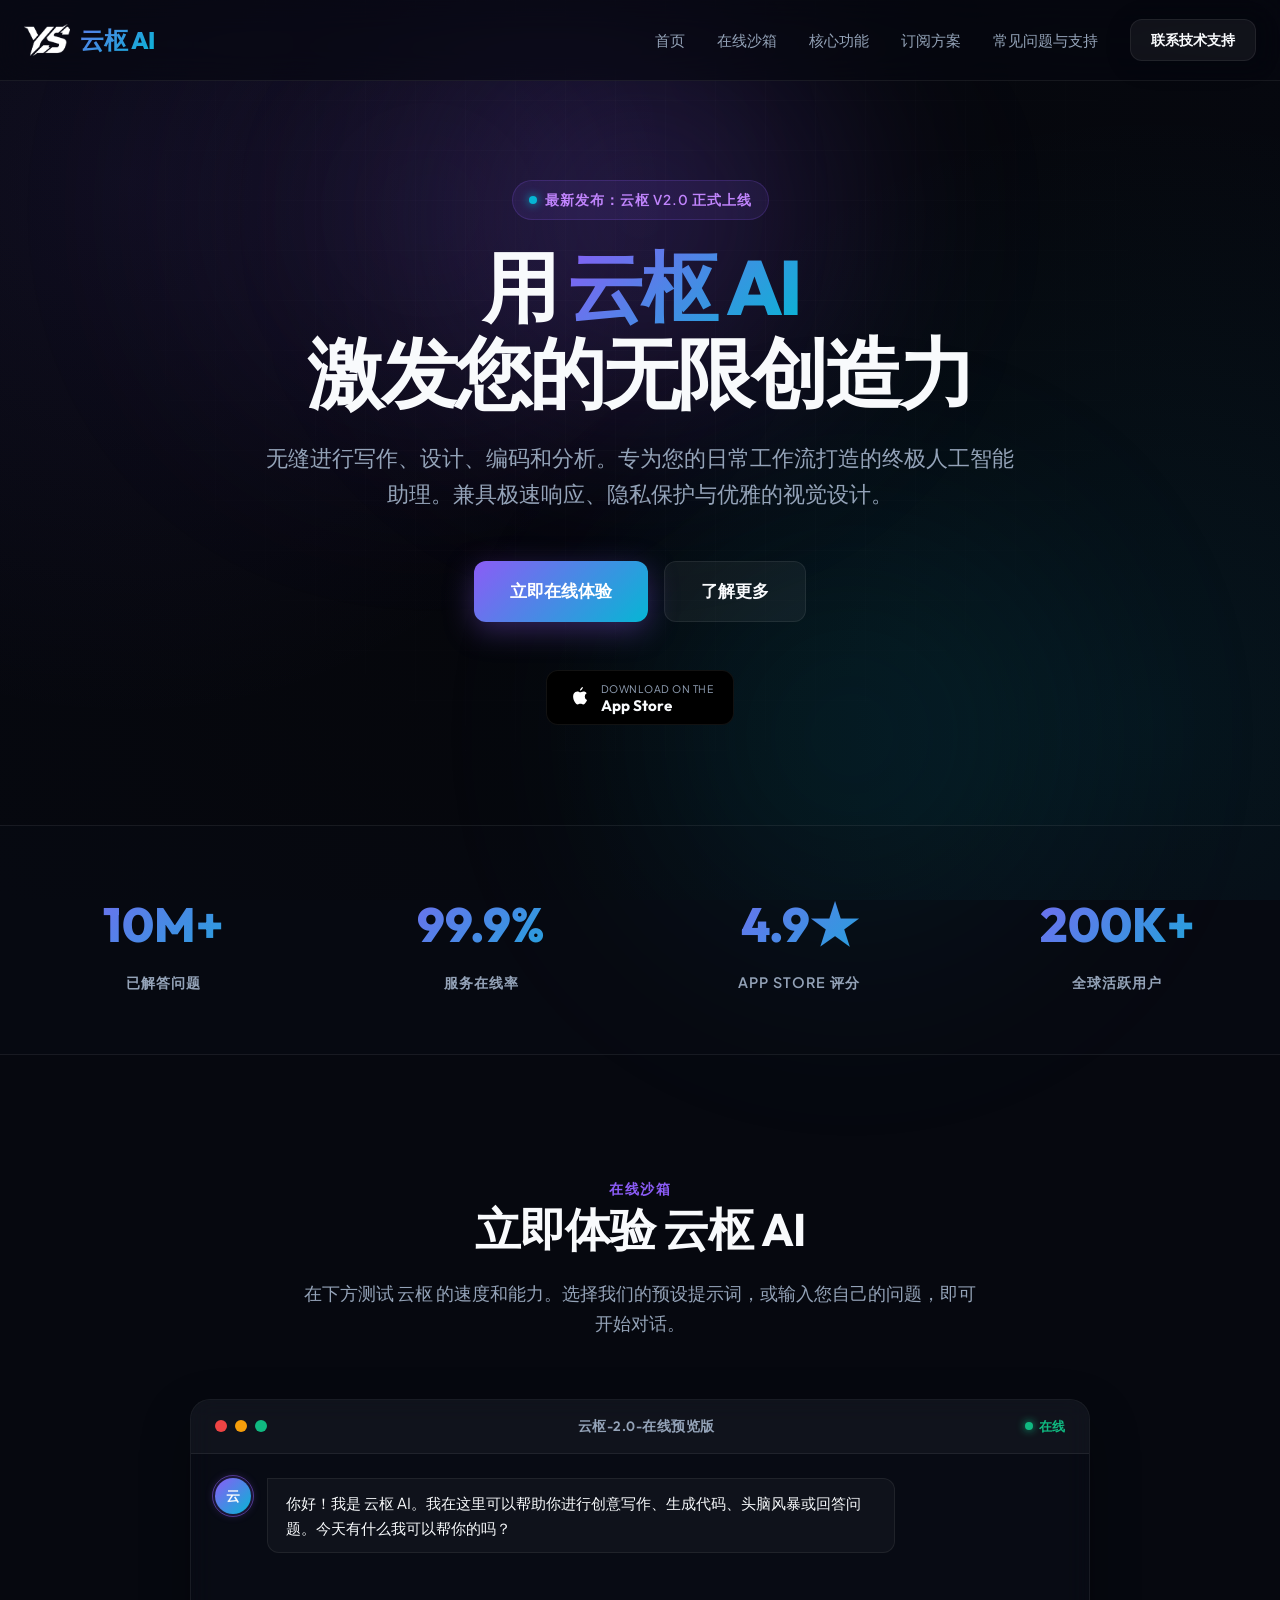
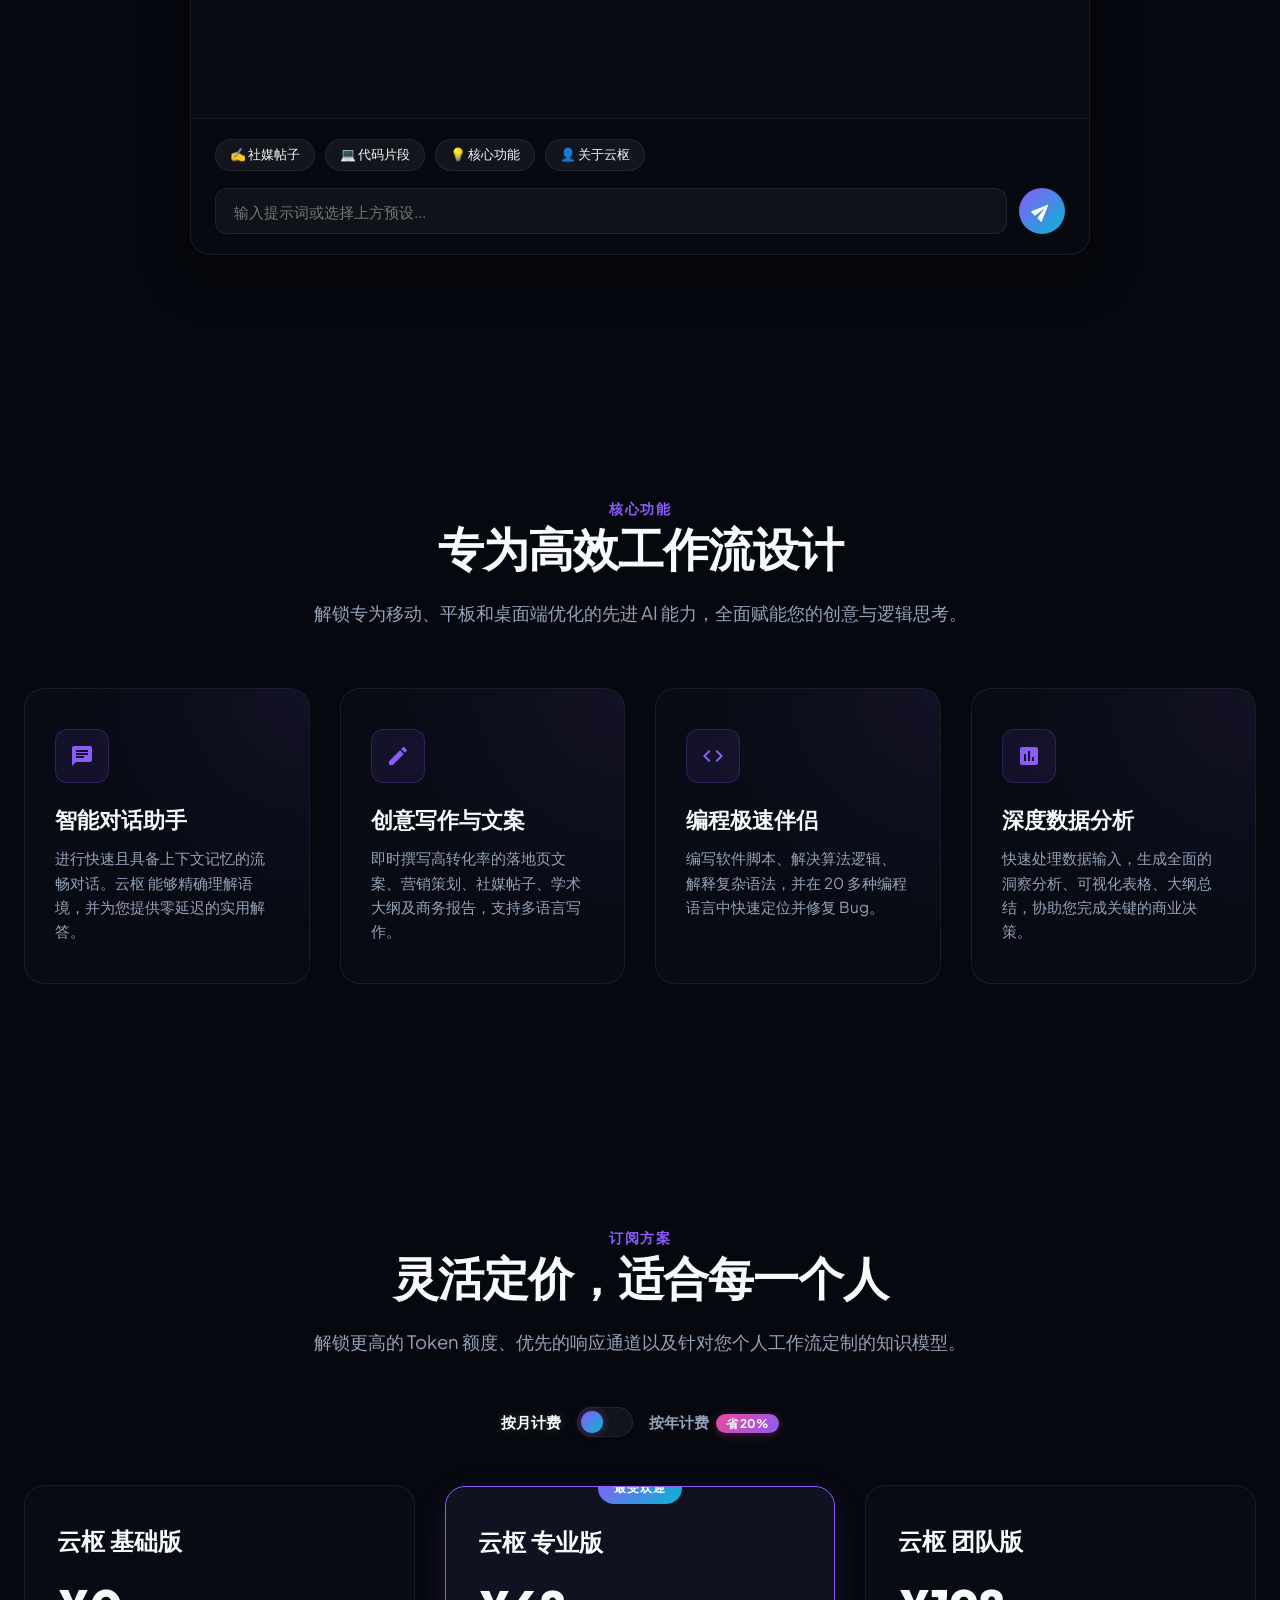
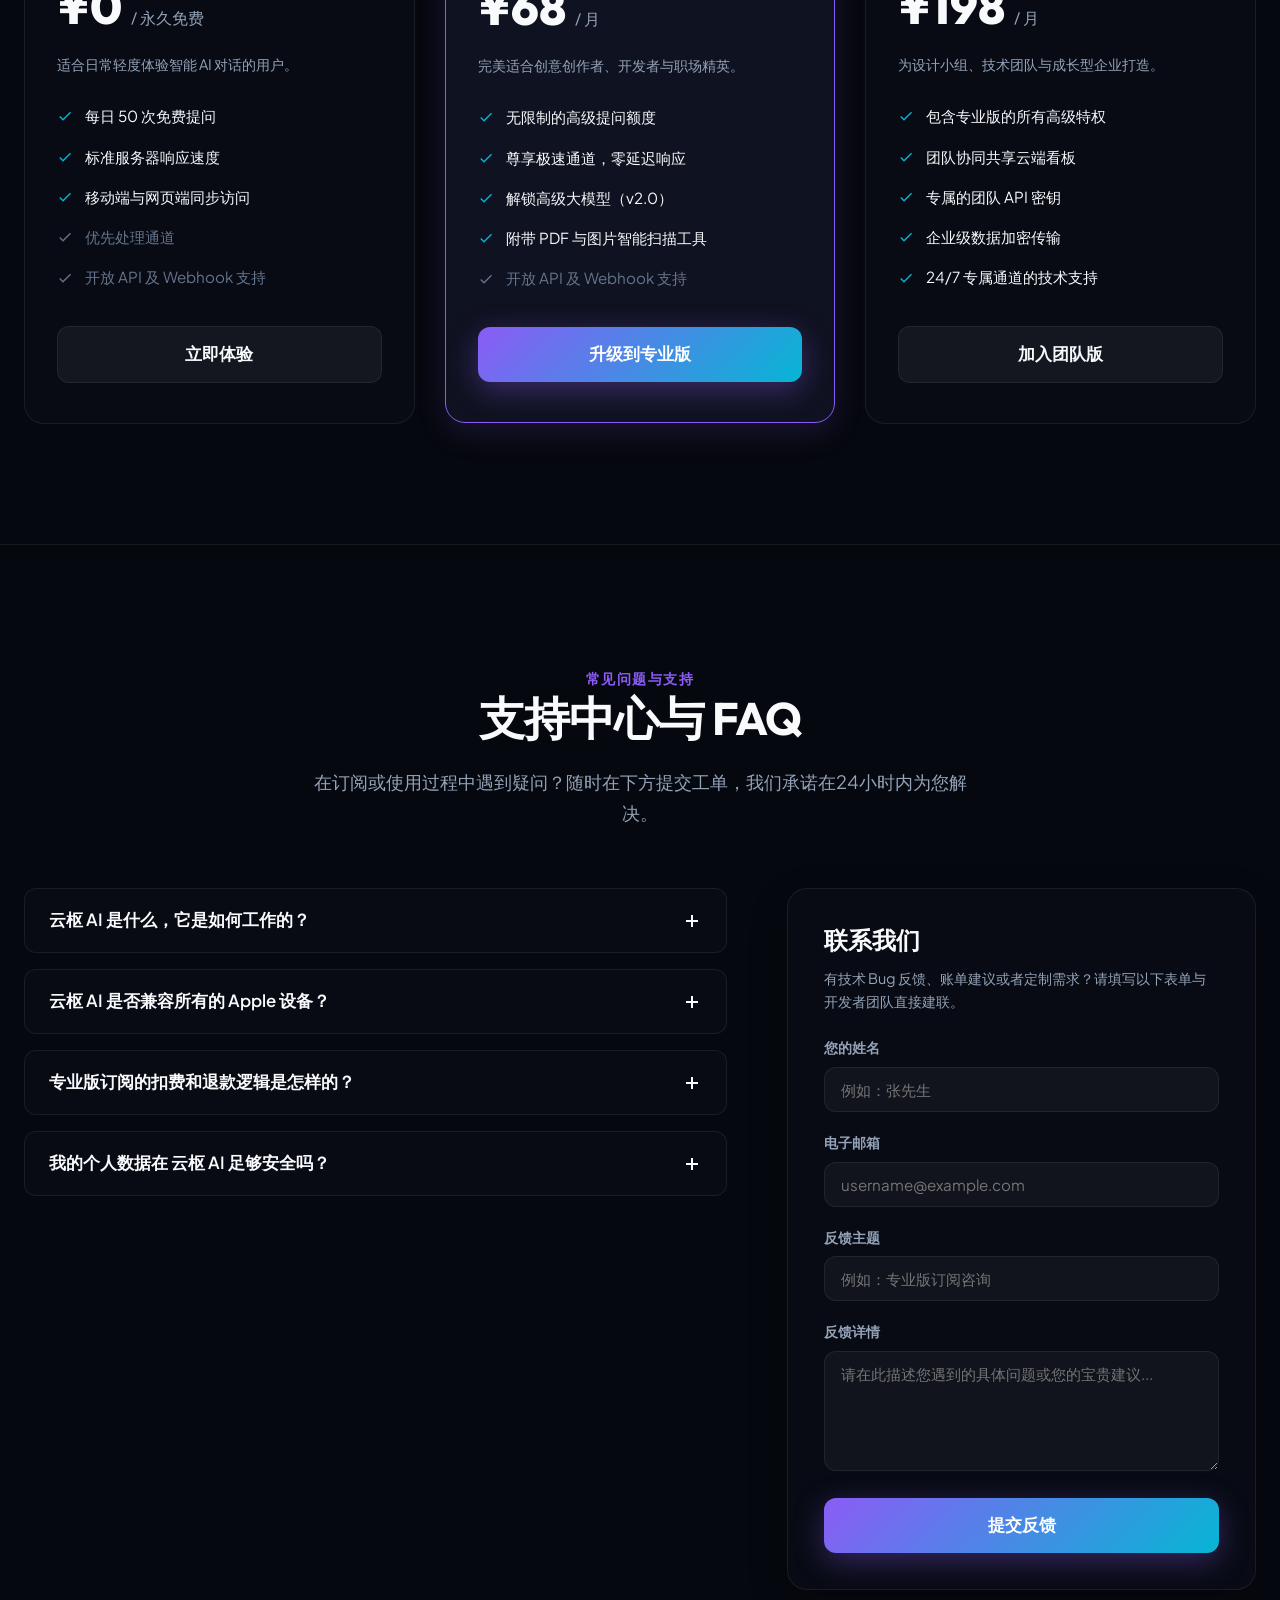
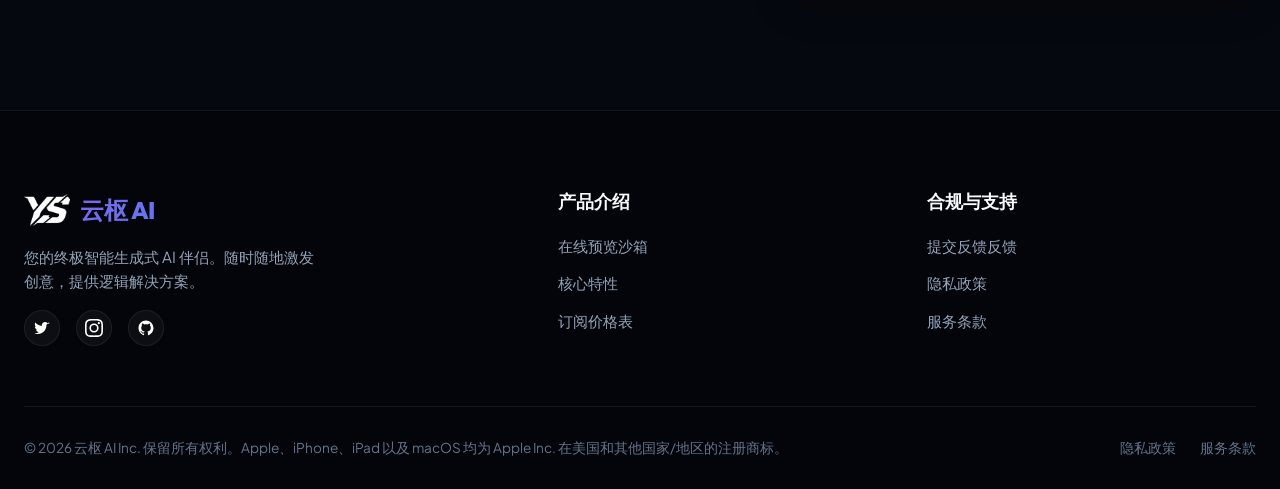
<file: index.html>
<!DOCTYPE html>
<html lang="zh-CN">
<head>
  <meta charset="UTF-8">
  <meta name="viewport" content="width=device-width, initial-scale=1.0">
  <title>云枢 AI - 专为 iOS 与 macOS 打造的新一代 AI 伴侣</title>
  <meta name="description" content="云枢 AI 是一款旨在帮助您写作、编程、设计和创作的终极人工智能。速度飞快、保护隐私，并完美融入 Apple 生态系统。">
  
  <!-- SEO Tags -->
  <meta property="og:title" content="云枢 AI - 新一代 AI 智能助理">
  <meta property="og:description" content="无缝进行写作、设计、编码和分析。专为您的日常工作流打造的终极人工智能助理。">
  <meta property="og:type" content="website">
  
  <!-- Stylesheets -->
  <link rel="stylesheet" href="index.css">
</head>
<body>

  <!-- 动态漂浮的背景微光层 -->
  <div class="bg-glow-1"></div>
  <div class="bg-glow-2"></div>

  <!-- 头部 / 导航栏 -->
  <header class="header">
    <!-- 顶部滚动进度条 -->
    <div class="scroll-progress" id="scroll-progress"></div>
    
    <div class="container nav-container">
      <a href="index.html" class="logo">
        <img src="logo.png" alt="云枢 AI Logo" class="logo-img">
        云枢 AI
      </a>
      
      <nav class="nav-links" id="nav-links">
        <a href="#hero" class="nav-link">首页</a>
        <a href="#playground" class="nav-link">在线沙箱</a>
        <a href="#features" class="nav-link">核心功能</a>
        <a href="#pricing" class="nav-link">订阅方案</a>
        <a href="#faq" class="nav-link">常见问题与支持</a>
        <button class="nav-btn" onclick="window.location.href='#faq'">联系技术支持</button>
      </nav>

      <div class="menu-toggle" id="menu-toggle">
        <span></span>
        <span></span>
        <span></span>
      </div>
    </div>
  </header>

  <!-- 英雄展示区 -->
  <section id="hero" class="hero">
    <div class="hero-glow"></div>
    <div class="container">
      <div class="badge reveal">
        <span class="badge-dot"></span>
        最新发布：云枢 v2.0 正式上线
      </div>
      
      <h1 class="hero-title reveal delay-100">
        用 <span>云枢 AI</span> <br>激发您的无限创造力
      </h1>
      
      <p class="hero-desc reveal delay-200">
        无缝进行写作、设计、编码和分析。专为您的日常工作流打造的终极人工智能助理。兼具极速响应、隐私保护与优雅的视觉设计。
      </p>
      
      <div class="hero-ctas reveal delay-300">
        <a href="#playground" class="btn btn-primary">立即在线体验</a>
        <a href="#features" class="btn btn-secondary">了解更多</a>
      </div>

      <div class="app-badges reveal delay-400">
        <a href="#" class="store-badge" id="download-appstore">
          <svg viewBox="0 0 512 512">
            <path d="M380.6 222.8c-1.9-46.7 38.1-69.1 40-70.2-21.7-31.9-55.8-36.2-67.7-36.7-28.5-2.9-55.8 17-70.3 17-14.4 0-37.1-16.7-60.7-16.2-31 0.4-59.7 18-75.7 45.8-32.5 56.4-8.3 140.3 23 185.5 15.4 22.2 33.3 46.9 57.3 46 23.2-0.9 31.9-15 60.1-15 28.1 0 36.1 15 60.3 14.4 24.7-0.4 40.4-22.3 55.5-44.3 17.5-25.5 24.7-50.2 25.1-51.5-0.5-0.2-48.3-18.5-48.8-74.1zM317.9 76.5c23.2-28.2 22.1-53.7 22.1-53.7s-22.4 0.9-45.6 28.2c-20.7 24.3-18.6 48.7-18.6 48.7s20.6 1.8 42.1-23.2z"/>
          </svg>
          <div class="store-badge-text">
            <span class="store-badge-subtext">Download on the</span>
            <span class="store-badge-maintext">App Store</span>
          </div>
        </a>
      </div>
    </div>
  </section>

  <!-- 数据统计区 -->
  <section class="stats-section">
    <div class="container stats-grid reveal">
      <div class="stat-item">
        <span class="stat-number">10M+</span>
        <span class="stat-label">已解答问题</span>
      </div>
      <div class="stat-item">
        <span class="stat-number">99.9%</span>
        <span class="stat-label">服务在线率</span>
      </div>
      <div class="stat-item">
        <span class="stat-number">4.9★</span>
        <span class="stat-label">App Store 评分</span>
      </div>
      <div class="stat-item">
        <span class="stat-number">200K+</span>
        <span class="stat-label">全球活跃用户</span>
      </div>
    </div>
  </section>

  <!-- 互动沙箱 -->
  <section id="playground" class="playground-section">
    <div class="container">
      <div class="section-header reveal">
        <span class="section-subtitle">在线沙箱</span>
        <h2 class="section-title">立即体验 云枢 AI</h2>
        <p class="section-desc">在下方测试 云枢 的速度和能力。选择我们的预设提示词，或输入您自己的问题，即可开始对话。</p>
      </div>

      <div class="simulator-container reveal delay-100">
        <!-- 模拟器头部 -->
        <div class="sim-header">
          <div class="sim-dots">
            <div class="sim-dot sim-dot-red"></div>
            <div class="sim-dot sim-dot-yellow"></div>
            <div class="sim-dot sim-dot-green"></div>
          </div>
          <div class="sim-title">云枢-2.0-在线预览版</div>
          <div class="sim-status">
            <span class="sim-status-dot"></span>
            在线
          </div>
        </div>

        <!-- 聊天历史区 -->
        <div class="sim-body">
          <div class="chat-history" id="chat-history">
            <!-- 初始欢迎语 -->
            <div class="chat-msg chat-msg-bot">
              <div class="chat-avatar chat-avatar-bot">云</div>
              <div class="chat-bubble chat-bubble-bot">
                你好！我是 云枢 AI。我在这里可以帮助你进行创意写作、生成代码、头脑风暴或回答问题。今天有什么我可以帮你的吗？
              </div>
            </div>
          </div>

          <!-- 输入区域 -->
          <div class="sim-input-area">
            <div class="sim-prompts">
              <button class="sim-prompt-tag" data-prompt="写一篇关于 AI 的社媒帖子。">✍️ 社媒帖子</button>
              <button class="sim-prompt-tag" data-prompt="生成一个网页设计的代码片段。">💻 代码片段</button>
              <button class="sim-prompt-tag" data-prompt="你能帮我做什么？">💡 核心功能</button>
              <button class="sim-prompt-tag" data-prompt="谁创造了你？">👤 关于云枢</button>
            </div>
            
            <form class="sim-form" id="sim-form">
              <input type="text" class="sim-input" id="sim-input" placeholder="输入提示词或选择上方预设..." autocomplete="off">
              <button type="submit" class="sim-send-btn">
                <svg viewBox="0 0 24 24">
                  <path d="M2.01 21L23 12 2.01 3 2 10l15 2-15 2z"/>
                </svg>
              </button>
            </form>
          </div>
        </div>
      </div>
    </div>
  </section>

  <!-- 核心功能区 -->
  <section id="features" class="features-section">
    <div class="container">
      <div class="section-header reveal">
        <span class="section-subtitle">核心功能</span>
        <h2 class="section-title">专为高效工作流设计</h2>
        <p class="section-desc">解锁专为移动、平板和桌面端优化的先进 AI 能力，全面赋能您的创意与逻辑思考。</p>
      </div>

      <div class="features-grid">
        <!-- 功能 1 -->
        <div class="feature-card reveal">
          <div class="feature-icon-wrapper">
            <!-- 消息气泡图标 -->
            <svg viewBox="0 0 24 24"><path d="M20 2H4c-1.1 0-1.99.9-1.99 2L2 22l4-4h14c1.1 0 2-.9 2-2V4c0-1.1-.9-2-2-2zM6 9h12v2H6V9zm8 5H6v-2h8v2zm4-6H6V6h12v2z"/></svg>
          </div>
          <h3 class="feature-title">智能对话助手</h3>
          <p class="feature-text">进行快速且具备上下文记忆的流畅对话。云枢 能够精确理解语境，并为您提供零延迟的实用解答。</p>
        </div>

        <!-- 功能 2 -->
        <div class="feature-card reveal delay-100">
          <div class="feature-icon-wrapper">
            <!-- 笔/编辑图标 -->
            <svg viewBox="0 0 24 24"><path d="M3 17.25V21h3.75L17.81 9.94l-3.75-3.75L3 17.25zM20.71 7.04c.39-.39.39-1.02 0-1.41l-2.34-2.34c-.39-.39-1.02-.39-1.41 0l-1.83 1.83 3.75 3.75 1.83-1.83z"/></svg>
          </div>
          <h3 class="feature-title">创意写作与文案</h3>
          <p class="feature-text">即时撰写高转化率的落地页文案、营销策划、社媒帖子、学术大纲及商务报告，支持多语言写作。</p>
        </div>

        <!-- 功能 3 -->
        <div class="feature-card reveal delay-200">
          <div class="feature-icon-wrapper">
            <!-- 代码图标 -->
            <svg viewBox="0 0 24 24"><path d="M9.4 16.6L4.8 12l4.6-4.6L8 6l-6 6 6 6 1.4-1.4zm5.2 0l4.6-4.6-4.6-4.6L16 6l6 6-6 6-1.4-1.4z"/></svg>
          </div>
          <h3 class="feature-title">编程极速伴侣</h3>
          <p class="feature-text">编写软件脚本、解决算法逻辑、解释复杂语法，并在 20 多种编程语言中快速定位并修复 Bug。</p>
        </div>

        <!-- 功能 4 -->
        <div class="feature-card reveal delay-300">
          <div class="feature-icon-wrapper">
            <!-- 统计图表图标 -->
            <svg viewBox="0 0 24 24"><path d="M19 3H5c-1.1 0-2 .9-2 2v14c0 1.1.9 2 2 2h14c1.1 0 2-.9 2-2V5c0-1.1-.9-2-2-2zM9 17H7v-7h2v7zm4 0h-2V7h2v10zm4 0h-2v-4h2v4z"/></svg>
          </div>
          <h3 class="feature-title">深度数据分析</h3>
          <p class="feature-text">快速处理数据输入，生成全面的洞察分析、可视化表格、大纲总结，协助您完成关键的商业决策。</p>
        </div>
      </div>
    </div>
  </section>

  <!-- 订阅方案区 -->
  <section id="pricing" class="pricing-section">
    <div class="container">
      <div class="section-header reveal">
        <span class="section-subtitle">订阅方案</span>
        <h2 class="section-title">灵活定价，适合每一个人</h2>
        <p class="section-desc">解锁更高的 Token 额度、优先的响应通道以及针对您个人工作流定制的知识模型。</p>
      </div>

      <div class="pricing-toggle-container reveal">
        <span class="toggle-label active" id="toggle-monthly">按月计费</span>
        <button class="pricing-toggle-btn" id="pricing-toggle-btn" aria-label="切换计费周期">
          <span class="pricing-toggle-slider"></span>
        </button>
        <span class="toggle-label" id="toggle-yearly">按年计费 <span class="discount-badge">省 20%</span></span>
      </div>

      <div class="pricing-grid">
        <!-- 方案 1 -->
        <div class="pricing-card reveal">
          <div class="price-header">
            <h3 class="price-name">云枢 基础版</h3>
            <div class="price-cost">¥0 <span>/ 永久免费</span></div>
            <p class="price-desc">适合日常轻度体验智能 AI 对话的用户。</p>
          </div>
          <ul class="price-features">
            <li><svg viewBox="0 0 24 24"><path d="M9 16.17L4.83 12l-1.42 1.41L9 19 21 7l-1.41-1.41z"/></svg> 每日 50 次免费提问</li>
            <li><svg viewBox="0 0 24 24"><path d="M9 16.17L4.83 12l-1.42 1.41L9 19 21 7l-1.41-1.41z"/></svg> 标准服务器响应速度</li>
            <li><svg viewBox="0 0 24 24"><path d="M9 16.17L4.83 12l-1.42 1.41L9 19 21 7l-1.41-1.41z"/></svg> 移动端与网页端同步访问</li>
            <li class="disabled"><svg viewBox="0 0 24 24"><path d="M9 16.17L4.83 12l-1.42 1.41L9 19 21 7l-1.41-1.41z"/></svg> 优先处理通道</li>
            <li class="disabled"><svg viewBox="0 0 24 24"><path d="M9 16.17L4.83 12l-1.42 1.41L9 19 21 7l-1.41-1.41z"/></svg> 开放 API 及 Webhook 支持</li>
          </ul>
          <button class="btn btn-secondary price-btn" onclick="window.location.href='#faq'">立即体验</button>
        </div>

        <!-- 方案 2 -->
        <div class="pricing-card popular reveal delay-100">
          <span class="popular-badge">最受欢迎</span>
          <div class="price-header">
            <h3 class="price-name">云枢 专业版</h3>
            <div class="price-cost" id="price-pro">¥68 <span>/ 月</span></div>
            <p class="price-desc">完美适合创意创作者、开发者与职场精英。</p>
          </div>
          <ul class="price-features">
            <li><svg viewBox="0 0 24 24"><path d="M9 16.17L4.83 12l-1.42 1.41L9 19 21 7l-1.41-1.41z"/></svg> 无限制的高级提问额度</li>
            <li><svg viewBox="0 0 24 24"><path d="M9 16.17L4.83 12l-1.42 1.41L9 19 21 7l-1.41-1.41z"/></svg> 尊享极速通道，零延迟响应</li>
            <li><svg viewBox="0 0 24 24"><path d="M9 16.17L4.83 12l-1.42 1.41L9 19 21 7l-1.41-1.41z"/></svg> 解锁高级大模型（v2.0）</li>
            <li><svg viewBox="0 0 24 24"><path d="M9 16.17L4.83 12l-1.42 1.41L9 19 21 7l-1.41-1.41z"/></svg> 附带 PDF 与图片智能扫描工具</li>
            <li class="disabled"><svg viewBox="0 0 24 24"><path d="M9 16.17L4.83 12l-1.42 1.41L9 19 21 7l-1.41-1.41z"/></svg> 开放 API 及 Webhook 支持</li>
          </ul>
          <button class="btn btn-primary price-btn" onclick="window.location.href='#faq'">升级到专业版</button>
        </div>

        <!-- 方案 3 -->
        <div class="pricing-card reveal delay-200">
          <div class="price-header">
            <h3 class="price-name">云枢 团队版</h3>
            <div class="price-cost" id="price-team">¥198 <span>/ 月</span></div>
            <p class="price-desc">为设计小组、技术团队与成长型企业打造。</p>
          </div>
          <ul class="price-features">
            <li><svg viewBox="0 0 24 24"><path d="M9 16.17L4.83 12l-1.42 1.41L9 19 21 7l-1.41-1.41z"/></svg> 包含专业版的所有高级特权</li>
            <li><svg viewBox="0 0 24 24"><path d="M9 16.17L4.83 12l-1.42 1.41L9 19 21 7l-1.41-1.41z"/></svg> 团队协同共享云端看板</li>
            <li><svg viewBox="0 0 24 24"><path d="M9 16.17L4.83 12l-1.42 1.41L9 19 21 7l-1.41-1.41z"/></svg> 专属的团队 API 密钥</li>
            <li><svg viewBox="0 0 24 24"><path d="M9 16.17L4.83 12l-1.42 1.41L9 19 21 7l-1.41-1.41z"/></svg> 企业级数据加密传输</li>
            <li><svg viewBox="0 0 24 24"><path d="M9 16.17L4.83 12l-1.42 1.41L9 19 21 7l-1.41-1.41z"/></svg> 24/7 专属通道的技术支持</li>
          </ul>
          <button class="btn btn-secondary price-btn" onclick="window.location.href='#faq'">加入团队版</button>
        </div>
      </div>
    </div>
  </section>

  <!-- 常见问题及反馈区 -->
  <section id="faq" class="faq-support-section">
    <div class="container">
      <div class="section-header reveal">
        <span class="section-subtitle">常见问题与支持</span>
        <h2 class="section-title">支持中心与 FAQ</h2>
        <p class="section-desc">在订阅或使用过程中遇到疑问？随时在下方提交工单，我们承诺在24小时内为您解决。</p>
      </div>

      <div class="faq-support-grid">
        <!-- 折叠 FAQ 列表 -->
        <div class="faq-list reveal">
          <div class="faq-item">
            <button class="faq-question">
              云枢 AI 是什么，它是如何工作的？
              <span class="faq-icon"></span>
            </button>
            <div class="faq-answer">
              <p>云枢 AI 是一款新一代的智能生成式助手，基于高度优化的深度学习语言模型运行。它可以与您的客户端应用安全连接，对您的自然语言指令进行深度意图解析，并实时生成相应的文字、代码或分析方案。</p>
            </div>
          </div>

          <div class="faq-item">
            <button class="faq-question">
              云枢 AI 是否兼容所有的 Apple 设备？
              <span class="faq-icon"></span>
            </button>
            <div class="faq-answer">
              <p>是的！云枢 AI 原生支持 iOS (iPhone)、iPadOS (iPad) 以及 macOS (Mac) 系统。您在 App Store 中购买的专业订阅会自动同步到您的 iCloud 账户中，实现多端无缝使用。</p>
            </div>
          </div>

          <div class="faq-item">
            <button class="faq-question">
              专业版订阅的扣费和退款逻辑是怎样的？
              <span class="faq-icon"></span>
            </button>
            <div class="faq-answer">
              <p>所有的付款均通过苹果官方 App Store 的应用内购买 (In-App Purchase) 体系处理，安全合规。您可以随时在 iOS 系统的 Apple ID 订阅管理面板中修改或取消自动续费。退款事项需遵守 App Store 标准退款协议进行办理。</p>
            </div>
          </div>

          <div class="faq-item">
            <button class="faq-question">
              我的个人数据在 云枢 AI 足够安全吗？
              <span class="faq-icon"></span>
            </button>
            <div class="faq-answer">
              <p>我们极其重视隐私保护。所有数据通信都使用 TLS 1.3 等行业领先的传输加密技术。未经您的明确授权，我们不会保留或训练您的对话记录与图片数据，确保您的创作属于隐私且归您个人所有。</p>
            </div>
          </div>
        </div>

        <!-- 提审联系表单 -->
        <div class="support-card reveal delay-100">
          <h3 class="support-title">联系我们</h3>
          <p class="support-desc">有技术 Bug 反馈、账单建议或者定制需求？请填写以下表单与开发者团队直接建联。</p>
          
          <form id="support-form">
            <div class="form-group">
              <label for="name" class="form-label">您的姓名</label>
              <input type="text" id="name" class="form-control" placeholder="例如：张先生" required>
            </div>
            
            <div class="form-group">
              <label for="email" class="form-label">电子邮箱</label>
              <input type="email" id="email" class="form-control" placeholder="username@example.com" required>
            </div>
            
            <div class="form-group">
              <label for="subject" class="form-label">反馈主题</label>
              <input type="text" id="subject" class="form-control" placeholder="例如：专业版订阅咨询" required>
            </div>
            
            <div class="form-group">
              <label for="message" class="form-label">反馈详情</label>
              <textarea id="message" class="form-control" placeholder="请在此描述您遇到的具体问题或您的宝贵建议..." required></textarea>
            </div>
            
            <button type="submit" class="btn btn-primary form-submit-btn">提交反馈</button>
            
            <!-- 提交成功提示 -->
            <div class="form-success-msg" id="form-success">
              ✓ 信息发送成功！我们的技术团队将尽快与您建联。
            </div>
          </form>
        </div>
      </div>
    </div>
  </section>

  <!-- 页脚 -->
  <footer class="footer">
    <div class="container">
      <div class="footer-grid">
        <div class="footer-brand">
          <a href="#" class="logo">
            <img src="logo.png" alt="云枢 AI Logo" class="logo-img">
            云枢 AI
          </a>
          <p class="footer-desc">您的终极智能生成式 AI 伴侣。随时随地激发创意，提供逻辑解决方案。</p>
          <div class="footer-socials">
            <a href="#" class="social-link">
              <svg viewBox="0 0 24 24"><path d="M22.46 6c-.77.35-1.6.58-2.46.69.88-.53 1.56-1.37 1.88-2.38-.83.5-1.75.85-2.72 1.05C18.37 4.5 17.26 4 16 4c-2.35 0-4.27 1.92-4.27 4.29 0 .34.04.67.11.98C8.28 9.09 5.11 7.38 3 4.79c-.37.63-.58 1.37-.58 2.15 0 1.49.75 2.81 1.91 3.56-.71 0-1.37-.2-1.95-.5v.03c0 2.08 1.48 3.82 3.44 4.21a4.2 4.2 0 0 1-1.93.07 4.28 4.28 0 0 0 4 2.98 8.6 8.6 0 0 1-5.36 1.85c-.35 0-.69-.02-1.03-.06A12.08 12.08 0 0 0 6.29 20c7.55 0 11.68-6.26 11.68-11.68 0-.18 0-.35-.01-.53.8-.57 1.5-1.3 2.05-2.13h-.05z"/></svg>
            </a>
            <a href="#" class="social-link">
              <svg viewBox="0 0 24 24"><path d="M12 2.163c3.204 0 3.584.012 4.85.07 3.252.148 4.771 1.691 4.919 4.919.058 1.265.069 1.645.069 4.849 0 3.205-.012 3.584-.069 4.849-.149 3.225-1.664 4.771-4.919 4.919-1.266.058-1.644.07-4.85.07-3.204 0-3.584-.012-4.849-.07-3.26-.149-4.771-1.699-4.919-4.92-.058-1.265-.07-1.644-.07-4.849 0-3.204.013-3.583.07-4.849.149-3.227 1.664-4.771 4.919-4.919 1.266-.057 1.645-.069 4.849-.069zM12 0C8.741 0 8.333.014 7.053.072 2.695.272.273 2.69.073 7.051.014 8.333 0 8.741 0 12c0 3.259.014 3.668.072 4.948.2 4.358 2.618 6.78 6.98 6.98 1.281.058 1.689.072 4.948.072 3.259 0 3.668-.014 4.948-.072 4.354-.2 6.782-2.618 6.979-6.98.059-1.28.073-1.689.073-4.948 0-3.259-.014-3.667-.072-4.947-.196-4.354-2.617-6.78-6.979-6.98C15.668.014 15.259 0 12 0zm0 5.838a6.162 6.162 0 1 0 0 12.324 6.162 6.162 0 0 0 0-12.324zM12 16a4 4 0 1 1 0-8 4 4 0 0 1 0 8zm6.406-11.845a1.44 1.44 0 1 0 0 2.881 1.44 1.44 0 0 0 0-2.881z"/></svg>
            </a>
            <a href="#" class="social-link">
              <svg viewBox="0 0 24 24"><path d="M12 2C6.48 2 2 6.48 2 12c0 4.42 2.87 8.17 6.84 9.5.5.08.66-.23.66-.5v-1.69c-2.77.6-3.36-1.34-3.36-1.34-.46-1.16-1.11-1.47-1.11-1.47-.9-.62.07-.6.07-.6 1 .07 1.53 1.03 1.53 1.03.9 1.52 2.34 1.07 2.91.83.09-.65.35-1.09.63-1.34-2.22-.25-4.55-1.11-4.55-4.92 0-1.11.38-2 1.03-2.71-.1-.25-.45-1.29.1-2.64 0 0 .84-.27 2.75 1.02.79-.22 1.65-.33 2.5-.33.85 0 1.71.11 2.5.33 1.91-1.29 2.75-1.02 2.75-1.02.55 1.35.2 2.39.1 2.64.65.71 1.03 1.6 1.03 2.71 0 3.82-2.34 4.66-4.57 4.91.36.31.69.92.69 1.85V21c0 .27.16.59.67.5C19.14 20.16 22 16.42 22 12A10 10 0 0 0 12 2z"/></svg>
            </a>
          </div>
        </div>

        <div class="footer-links-col">
          <h4 class="footer-links-title">产品介绍</h4>
          <ul class="footer-links">
            <li><a href="#playground" class="footer-link">在线预览沙箱</a></li>
            <li><a href="#features" class="footer-link">核心特性</a></li>
            <li><a href="#pricing" class="footer-link">订阅价格表</a></li>
          </ul>
        </div>

        <div class="footer-links-col">
          <h4 class="footer-links-title">合规与支持</h4>
          <ul class="footer-links">
            <li><a href="#faq" class="footer-link">提交反馈反馈</a></li>
            <li><a href="privacy.html" class="footer-link">隐私政策</a></li>
            <li><a href="terms.html" class="footer-link">服务条款</a></li>
          </ul>
        </div>
      </div>

      <div class="footer-bottom">
        <p>&copy; 2026 云枢 AI Inc. 保留所有权利。Apple、iPhone、iPad 以及 macOS 均为 Apple Inc. 在美国和其他国家/地区的注册商标。</p>
        <div class="footer-bottom-links">
          <a href="privacy.html" class="footer-bottom-link">隐私政策</a>
          <a href="terms.html" class="footer-bottom-link">服务条款</a>
        </div>
      </div>
    </div>
  </footer>

  <!-- Scripts -->
  <script src="app.js"></script>
</body>
</html>
</file>
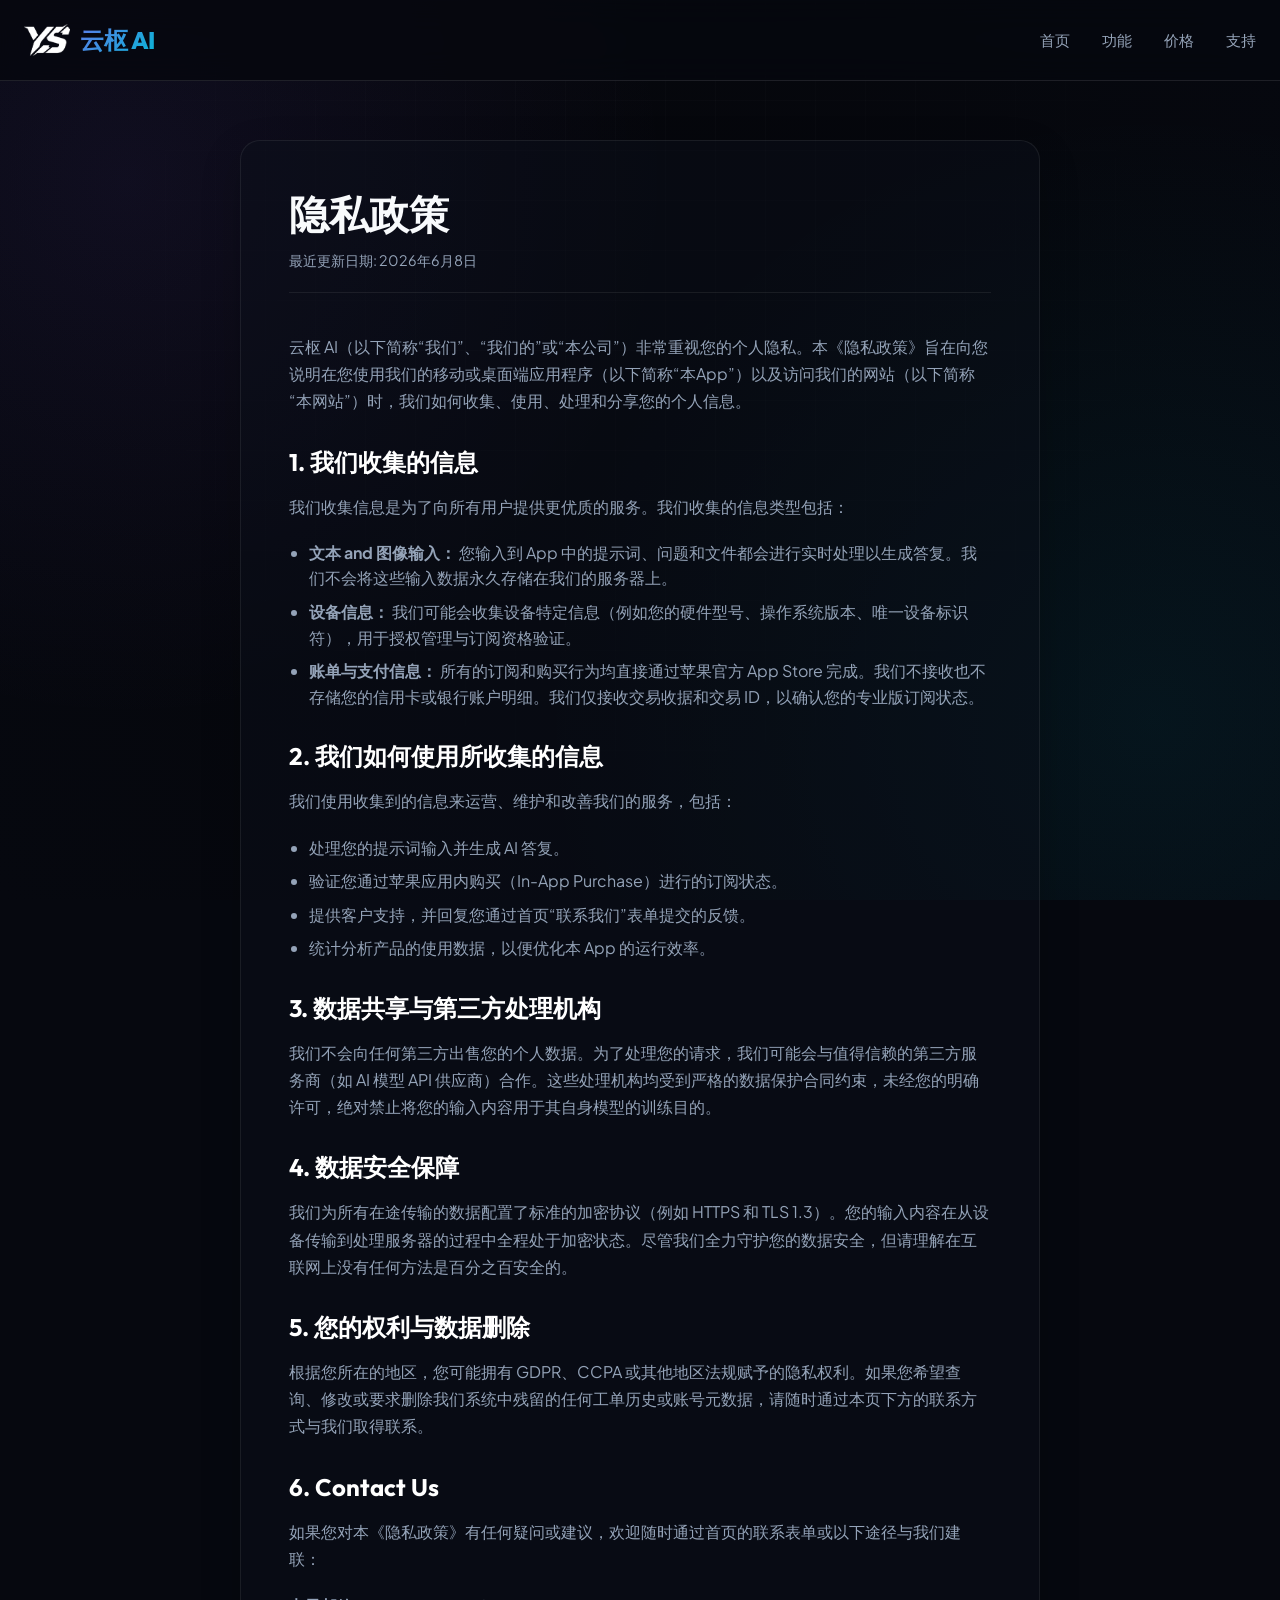
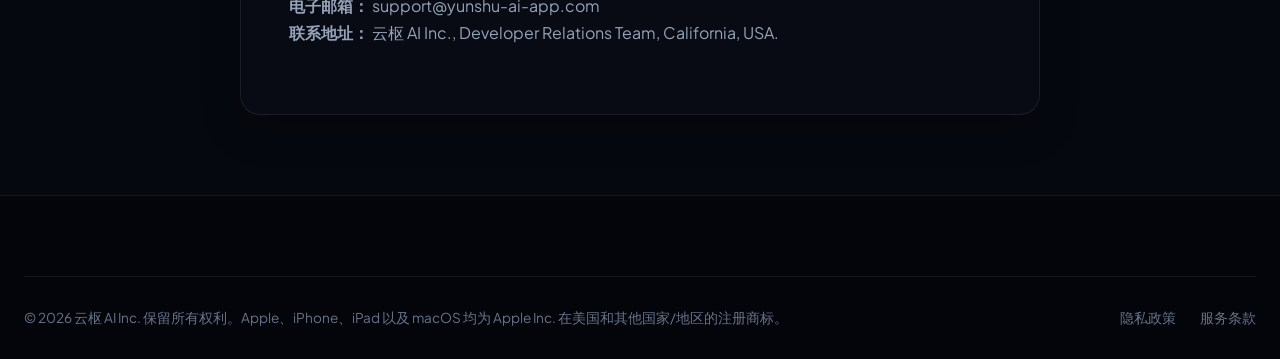
<file: privacy.html>
<!DOCTYPE html>
<html lang="zh-CN">
<head>
  <meta charset="UTF-8">
  <meta name="viewport" content="width=device-width, initial-scale=1.0">
  <title>隐私政策 - 云枢 AI</title>
  <link rel="stylesheet" href="index.css">
</head>
<body>

  <!-- HEADER -->
  <header class="header scrolled">
    <div class="container nav-container">
      <a href="index.html" class="logo">
        <img src="logo.png" alt="云枢 AI Logo" class="logo-img">
        云枢 AI
      </a>
      <nav class="nav-links">
        <a href="index.html" class="nav-link">首页</a>
        <a href="index.html#features" class="nav-link">功能</a>
        <a href="index.html#pricing" class="nav-link">价格</a>
        <a href="index.html#faq" class="nav-link">支持</a>
      </nav>
    </div>
  </header>

  <!-- 隐私政策内容 -->
  <main class="policy-page">
    <article class="policy-card">
      <h1 class="policy-title">隐私政策</h1>
      <p class="policy-date">最近更新日期: 2026年6月8日</p>
      
      <div class="policy-content">
        <p>云枢 AI（以下简称“我们”、“我们的”或“本公司”）非常重视您的个人隐私。本《隐私政策》旨在向您说明在您使用我们的移动或桌面端应用程序（以下简称“本App”）以及访问我们的网站（以下简称“本网站”）时，我们如何收集、使用、处理和分享您的个人信息。</p>
        
        <h2>1. 我们收集的信息</h2>
        <p>我们收集信息是为了向所有用户提供更优质的服务。我们收集的信息类型包括：</p>
        <ul>
          <li><strong>文本 and 图像输入：</strong> 您输入到 App 中的提示词、问题和文件都会进行实时处理以生成答复。我们不会将这些输入数据永久存储在我们的服务器上。</li>
          <li><strong>设备信息：</strong> 我们可能会收集设备特定信息（例如您的硬件型号、操作系统版本、唯一设备标识符），用于授权管理与订阅资格验证。</li>
          <li><strong>账单与支付信息：</strong> 所有的订阅和购买行为均直接通过苹果官方 App Store 完成。我们不接收也不存储您的信用卡或银行账户明细。我们仅接收交易收据和交易 ID，以确认您的专业版订阅状态。</li>
        </ul>

        <h2>2. 我们如何使用所收集的信息</h2>
        <p>我们使用收集到的信息来运营、维护和改善我们的服务，包括：</p>
        <ul>
          <li>处理您的提示词输入并生成 AI 答复。</li>
          <li>验证您通过苹果应用内购买（In-App Purchase）进行的订阅状态。</li>
          <li>提供客户支持，并回复您通过首页“联系我们”表单提交的反馈。</li>
          <li>统计分析产品的使用数据，以便优化本 App 的运行效率。</li>
        </ul>

        <h2>3. 数据共享与第三方处理机构</h2>
        <p>我们不会向任何第三方出售您的个人数据。为了处理您的请求，我们可能会与值得信赖的第三方服务商（如 AI 模型 API 供应商）合作。这些处理机构均受到严格的数据保护合同约束，未经您的明确许可，绝对禁止将您的输入内容用于其自身模型的训练目的。</p>

        <h2>4. 数据安全保障</h2>
        <p>我们为所有在途传输的数据配置了标准的加密协议（例如 HTTPS 和 TLS 1.3）。您的输入内容在从设备传输到处理服务器的过程中全程处于加密状态。尽管我们全力守护您的数据安全，但请理解在互联网上没有任何方法是百分之百安全的。</p>

        <h2>5. 您的权利与数据删除</h2>
        <p>根据您所在的地区，您可能拥有 GDPR、CCPA 或其他地区法规赋予的隐私权利。如果您希望查询、修改或要求删除我们系统中残留的任何工单历史或账号元数据，请随时通过本页下方的联系方式与我们取得联系。</p>

        <h2>6. Contact Us</h2>
        <p>如果您对本《隐私政策》有任何疑问或建议，欢迎随时通过首页的联系表单或以下途径与我们建联：</p>
        <p><strong>电子邮箱：</strong> support@yunshu-ai-app.com<br>
        <strong>联系地址：</strong> 云枢 AI Inc., Developer Relations Team, California, USA.</p>
      </div>
    </article>
  </main>

  <!-- 页脚 -->
  <footer class="footer">
    <div class="container">
      <div class="footer-bottom">
        <p>&copy; 2026 云枢 AI Inc. 保留所有权利。Apple、iPhone、iPad 以及 macOS 均为 Apple Inc. 在美国和其他国家/地区的注册商标。</p>
        <div class="footer-bottom-links">
          <a href="privacy.html" class="footer-bottom-link">隐私政策</a>
          <a href="terms.html" class="footer-bottom-link">服务条款</a>
        </div>
      </div>
    </div>
  </footer>

</body>
</html>
</file>
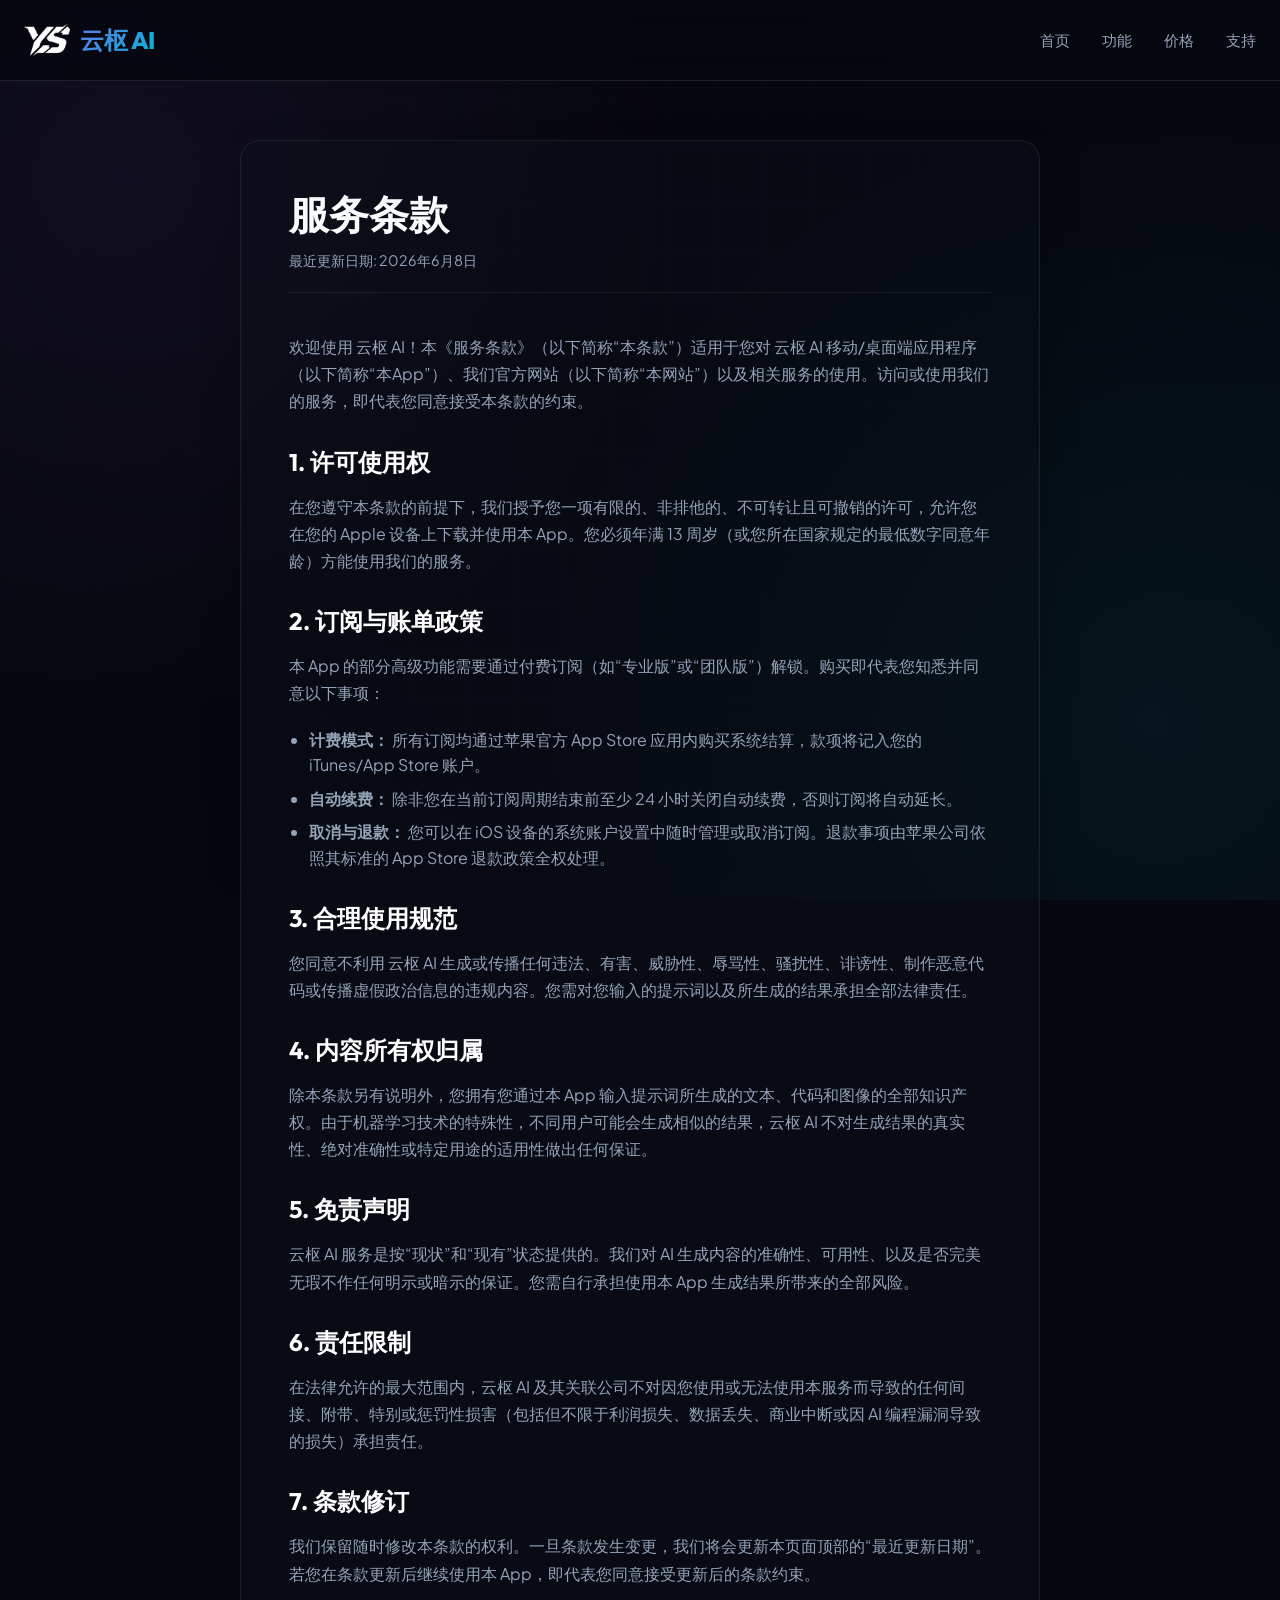
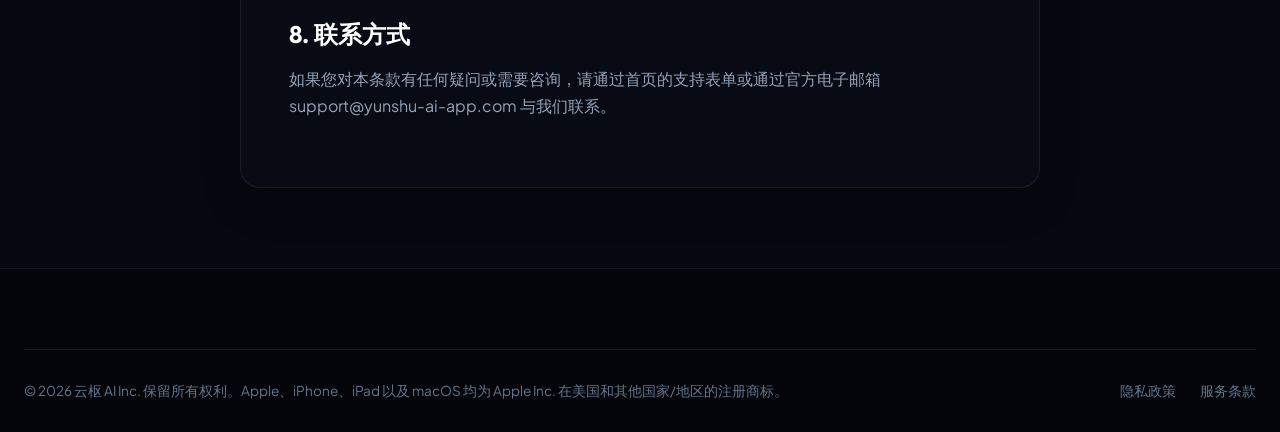
<file: terms.html>
<!DOCTYPE html>
<html lang="zh-CN">
<head>
  <meta charset="UTF-8">
  <meta name="viewport" content="width=device-width, initial-scale=1.0">
  <title>服务条款 - 云枢 AI</title>
  <link rel="stylesheet" href="index.css">
</head>
<body>

  <!-- HEADER -->
  <header class="header scrolled">
    <div class="container nav-container">
      <a href="index.html" class="logo">
        <img src="logo.png" alt="云枢 AI Logo" class="logo-img">
        云枢 AI
      </a>
      <nav class="nav-links">
        <a href="index.html" class="nav-link">首页</a>
        <a href="index.html#features" class="nav-link">功能</a>
        <a href="index.html#pricing" class="nav-link">价格</a>
        <a href="index.html#faq" class="nav-link">支持</a>
      </nav>
    </div>
  </header>

  <!-- 服务条款内容 -->
  <main class="policy-page">
    <article class="policy-card">
      <h1 class="policy-title">服务条款</h1>
      <p class="policy-date">最近更新日期: 2026年6月8日</p>
      
      <div class="policy-content">
        <p>欢迎使用 云枢 AI！本《服务条款》（以下简称“本条款”）适用于您对 云枢 AI 移动/桌面端应用程序（以下简称“本App”）、我们官方网站（以下简称“本网站”）以及相关服务的使用。访问或使用我们的服务，即代表您同意接受本条款的约束。</p>
        
        <h2>1. 许可使用权</h2>
        <p>在您遵守本条款的前提下，我们授予您一项有限的、非排他的、不可转让且可撤销的许可，允许您在您的 Apple 设备上下载并使用本 App。您必须年满 13 周岁（或您所在国家规定的最低数字同意年龄）方能使用我们的服务。</p>

        <h2>2. 订阅与账单政策</h2>
        <p>本 App 的部分高级功能需要通过付费订阅（如“专业版”或“团队版”）解锁。购买即代表您知悉并同意以下事项：</p>
        <ul>
          <li><strong>计费模式：</strong> 所有订阅均通过苹果官方 App Store 应用内购买系统结算，款项将记入您的 iTunes/App Store 账户。</li>
          <li><strong>自动续费：</strong> 除非您在当前订阅周期结束前至少 24 小时关闭自动续费，否则订阅将自动延长。</li>
          <li><strong>取消与退款：</strong> 您可以在 iOS 设备的系统账户设置中随时管理或取消订阅。退款事项由苹果公司依照其标准的 App Store 退款政策全权处理。</li>
        </ul>

        <h2>3. 合理使用规范</h2>
        <p>您同意不利用 云枢 AI 生成或传播任何违法、有害、威胁性、辱骂性、骚扰性、诽谤性、制作恶意代码或传播虚假政治信息的违规内容。您需对您输入的提示词以及所生成的结果承担全部法律责任。</p>

        <h2>4. 内容所有权归属</h2>
        <p>除本条款另有说明外，您拥有您通过本 App 输入提示词所生成的文本、代码和图像的全部知识产权。由于机器学习技术的特殊性，不同用户可能会生成相似的结果，云枢 AI 不对生成结果的真实性、绝对准确性或特定用途的适用性做出任何保证。</p>

        <h2>5. 免责声明</h2>
        <p>云枢 AI 服务是按“现状”和“现有”状态提供的。我们对 AI 生成内容的准确性、可用性、以及是否完美无瑕不作任何明示或暗示的保证。您需自行承担使用本 App 生成结果所带来的全部风险。</p>

        <h2>6. 责任限制</h2>
        <p>在法律允许的最大范围内，云枢 AI 及其关联公司不对因您使用或无法使用本服务而导致的任何间接、附带、特别或惩罚性损害（包括但不限于利润损失、数据丢失、商业中断或因 AI 编程漏洞导致的损失）承担责任。</p>

        <h2>7. 条款修订</h2>
        <p>我们保留随时修改本条款的权利。一旦条款发生变更，我们将会更新本页面顶部的“最近更新日期”。若您在条款更新后继续使用本 App，即代表您同意接受更新后的条款约束。</p>

        <h2>8. 联系方式</h2>
        <p>如果您对本条款有任何疑问或需要咨询，请通过首页的支持表单或通过官方电子邮箱 support@yunshu-ai-app.com 与我们联系。</p>
      </div>
    </article>
  </main>

  <!-- 页脚 -->
  <footer class="footer">
    <div class="container">
      <div class="footer-bottom">
        <p>&copy; 2026 云枢 AI Inc. 保留所有权利。Apple、iPhone、iPad 以及 macOS 均为 Apple Inc. 在美国和其他国家/地区的注册商标。</p>
        <div class="footer-bottom-links">
          <a href="privacy.html" class="footer-bottom-link">隐私政策</a>
          <a href="terms.html" class="footer-bottom-link">服务条款</a>
        </div>
      </div>
    </div>
  </footer>

</body>
</html>
</file>
<file: index.css>
@import url('https://fonts.googleapis.com/css2?family=Outfit:wght@300;400;500;600;700;800&family=Plus+Jakarta+Sans:wght@300;400;500;600;700&display=swap');

/* --- DESIGN SYSTEM TOKENS --- */
:root {
  --font-title: 'Outfit', -apple-system, BlinkMacSystemFont, "Segoe UI", Roboto, sans-serif;
  --font-body: 'Plus Jakarta Sans', -apple-system, BlinkMacSystemFont, "Segoe UI", Roboto, sans-serif;

  /* Colors */
  --bg-main: #06080F;
  --bg-card: rgba(13, 17, 28, 0.45);
  --bg-card-hover: rgba(20, 27, 45, 0.6);
  --border-color: rgba(255, 255, 255, 0.07);
  --border-hover: rgba(139, 92, 246, 0.3);
  
  --primary: #8B5CF6;       /* Violet */
  --primary-rgb: 139, 92, 246;
  --secondary: #06B6D4;     /* Cyan */
  --secondary-rgb: 6, 182, 212;
  --accent: #EC4899;        /* Pink */
  
  --text-main: #F8FAFC;
  --text-muted: #94A3B8;
  --text-dark: #64748B;
  
  /* Gradients */
  --grad-hero: linear-gradient(135deg, #8B5CF6 0%, #06B6D4 100%);
  --grad-accent: linear-gradient(135deg, #EC4899 0%, #8B5CF6 100%);
  --grad-dark: linear-gradient(180deg, #090D1A 0%, #05070C 100%);
  
  /* Layout */
  --max-width: 1280px;
  --radius-lg: 20px;
  --radius-md: 12px;
  --radius-sm: 8px;
  --transition: all 0.3s cubic-bezier(0.4, 0, 0.2, 1);
}

/* --- RESET & BASIC STYLES --- */
*, *::before, *::after {
  box-sizing: border-box;
  margin: 0;
  padding: 0;
}

html {
  scroll-behavior: smooth;
  font-size: 16px;
}

body {
  background-color: var(--bg-main);
  background-image: 
    radial-gradient(circle at 10% 20%, rgba(139, 92, 246, 0.08) 0%, transparent 40%),
    radial-gradient(circle at 90% 80%, rgba(6, 182, 212, 0.08) 0%, transparent 45%),
    radial-gradient(circle at 50% 50%, rgba(5, 6, 10, 1) 0%, rgba(6, 8, 15, 1) 100%);
  background-attachment: fixed;
  color: var(--text-main);
  font-family: var(--font-body);
  line-height: 1.6;
  overflow-x: hidden;
  -webkit-font-smoothing: antialiased;
  position: relative;
}

/* 几何科技背景网格 */
body::before {
  content: '';
  position: fixed;
  top: 0;
  left: 0;
  width: 100%;
  height: 100%;
  background-image: 
    linear-gradient(rgba(255, 255, 255, 0.015) 1px, transparent 1px),
    linear-gradient(90deg, rgba(255, 255, 255, 0.015) 1px, transparent 1px);
  background-size: 50px 50px;
  background-position: center top;
  -webkit-mask-image: radial-gradient(circle at 50% 30%, black 20%, transparent 75%);
  mask-image: radial-gradient(circle at 50% 30%, black 20%, transparent 75%);
  pointer-events: none;
  z-index: -2;
}

h1, h2, h3, h4, h5, h6 {
  font-family: var(--font-title);
  font-weight: 700;
  line-height: 1.25;
}

a {
  color: inherit;
  text-decoration: none;
  transition: var(--transition);
}

img {
  max-width: 100%;
  height: auto;
  display: block;
}

button, input, textarea {
  font-family: inherit;
  background: none;
  border: none;
  color: inherit;
}

/* --- SCROLLBAR --- */
::-webkit-scrollbar {
  width: 10px;
}
::-webkit-scrollbar-track {
  background: var(--bg-main);
}
::-webkit-scrollbar-thumb {
  background: rgba(255, 255, 255, 0.1);
  border-radius: 5px;
}
::-webkit-scrollbar-thumb:hover {
  background: var(--primary);
}

/* --- CONTAINER --- */
.container {
  width: 100%;
  max-width: var(--max-width);
  margin: 0 auto;
  padding: 0 24px;
}

/* --- HEADER & NAVIGATION --- */
.header {
  position: fixed;
  top: 0;
  left: 0;
  width: 100%;
  z-index: 1000;
  background: rgba(6, 8, 15, 0.6);
  backdrop-filter: blur(16px);
  -webkit-backdrop-filter: blur(16px);
  border-bottom: 1px solid var(--border-color);
  transition: var(--transition);
}

.header.scrolled {
  background: rgba(6, 8, 15, 0.85);
  border-bottom-color: rgba(255, 255, 255, 0.1);
}

.nav-container {
  display: flex;
  justify-content: space-between;
  align-items: center;
  height: 80px;
}

.logo {
  display: flex;
  align-items: center;
  gap: 10px;
  font-family: var(--font-title);
  font-size: 1.5rem;
  font-weight: 800;
  letter-spacing: -0.5px;
  background: var(--grad-hero);
  -webkit-background-clip: text;
  -webkit-text-fill-color: transparent;
}

.logo-img {
  height: 32px;
  width: auto;
  display: block;
  filter: invert(1) brightness(1.2);
  transition: var(--transition);
}

.logo-img:hover {
  filter: invert(1) brightness(1.5) drop-shadow(0 0 10px rgba(139, 92, 246, 0.6));
}

.nav-links {
  display: flex;
  align-items: center;
  gap: 32px;
}

.nav-link {
  font-weight: 500;
  color: var(--text-muted);
  font-size: 0.95rem;
}

.nav-link:hover, .nav-link.active {
  color: var(--text-main);
  text-shadow: 0 0 8px rgba(255, 255, 255, 0.3);
}

.nav-btn {
  display: inline-flex;
  align-items: center;
  justify-content: center;
  padding: 10px 20px;
  background: rgba(255, 255, 255, 0.05);
  border: 1px solid var(--border-color);
  border-radius: var(--radius-md);
  font-weight: 600;
  font-size: 0.9rem;
  cursor: pointer;
  box-shadow: 0 4px 30px rgba(0, 0, 0, 0.1);
}

.nav-btn:hover {
  background: var(--grad-hero);
  border-color: transparent;
  box-shadow: 0 0 20px rgba(139, 92, 246, 0.4);
  transform: translateY(-2px);
}

.menu-toggle {
  display: none;
  flex-direction: column;
  gap: 6px;
  cursor: pointer;
  z-index: 1001;
}

.menu-toggle span {
  display: block;
  width: 25px;
  height: 2px;
  background-color: var(--text-main);
  border-radius: 2px;
  transition: var(--transition);
}

/* --- BUTTONS --- */
.btn {
  display: inline-flex;
  align-items: center;
  justify-content: center;
  gap: 10px;
  padding: 16px 36px;
  border-radius: var(--radius-md);
  font-weight: 600;
  font-size: 1.05rem;
  cursor: pointer;
  transition: var(--transition);
}

.btn-primary {
  background: var(--grad-hero);
  color: #fff;
  box-shadow: 0 8px 30px rgba(139, 92, 246, 0.35);
  position: relative;
  overflow: hidden;
}

.btn-primary::before {
  content: '';
  position: absolute;
  top: 0;
  left: -100%;
  width: 100%;
  height: 100%;
  background: linear-gradient(
    90deg,
    transparent,
    rgba(255, 255, 255, 0.2),
    transparent
  );
  transition: 0.5s;
}

.btn-primary:hover::before {
  left: 100%;
}

.btn-primary:hover {
  transform: translateY(-2px);
  box-shadow: 0 12px 35px rgba(139, 92, 246, 0.5);
}

.btn-secondary {
  background: rgba(255, 255, 255, 0.05);
  color: var(--text-main);
  border: 1px solid var(--border-color);
}

.btn-secondary:hover {
  background: rgba(255, 255, 255, 0.1);
  border-color: var(--text-muted);
  transform: translateY(-2px);
}

/* --- HERO SECTION --- */
.hero {
  position: relative;
  padding: 180px 0 100px;
  display: flex;
  flex-direction: column;
  align-items: center;
  text-align: center;
  overflow: hidden;
}

.hero-glow {
  position: absolute;
  top: -10%;
  left: 50%;
  transform: translateX(-50%);
  width: 600px;
  height: 600px;
  background: radial-gradient(circle, rgba(139, 92, 246, 0.25) 0%, transparent 70%);
  filter: blur(80px);
  pointer-events: none;
  z-index: 1;
}

.badge {
  position: relative;
  z-index: 2;
  display: inline-flex;
  align-items: center;
  gap: 8px;
  padding: 8px 16px;
  background: rgba(139, 92, 246, 0.1);
  border: 1px solid rgba(139, 92, 246, 0.2);
  border-radius: 50px;
  color: #c084fc;
  font-weight: 600;
  font-size: 0.85rem;
  margin-bottom: 24px;
  text-transform: uppercase;
  letter-spacing: 1px;
}

.badge-dot {
  width: 8px;
  height: 8px;
  background-color: var(--secondary);
  border-radius: 50%;
  box-shadow: 0 0 10px var(--secondary);
  animation: pulse 2s infinite;
}

@keyframes pulse {
  0% { transform: scale(0.9); opacity: 0.6; }
  50% { transform: scale(1.2); opacity: 1; }
  100% { transform: scale(0.9); opacity: 0.6; }
}

.hero-title {
  position: relative;
  z-index: 2;
  font-size: 4.8rem;
  font-weight: 800;
  letter-spacing: -3px;
  max-width: 1000px;
  margin: 0 auto 24px;
  line-height: 1.12;
}

.hero-title span {
  background: var(--grad-hero);
  -webkit-background-clip: text;
  -webkit-text-fill-color: transparent;
}

.hero-desc {
  position: relative;
  z-index: 2;
  font-size: 1.35rem;
  color: var(--text-muted);
  max-width: 760px;
  margin: 0 auto 48px;
  font-weight: 400;
  line-height: 1.7;
}

.hero-ctas {
  position: relative;
  z-index: 2;
  display: flex;
  gap: 16px;
  justify-content: center;
  margin-bottom: 48px;
}

.app-badges {
  position: relative;
  z-index: 2;
  display: flex;
  gap: 16px;
  justify-content: center;
  align-items: center;
}

.store-badge {
  display: inline-flex;
  align-items: center;
  gap: 10px;
  padding: 10px 20px;
  background: #000;
  border: 1px solid var(--border-color);
  border-radius: var(--radius-md);
  text-align: left;
  transition: var(--transition);
}

.store-badge:hover {
  border-color: rgba(255, 255, 255, 0.3);
  transform: translateY(-2px);
  box-shadow: 0 10px 20px rgba(0,0,0,0.4);
}

.store-badge svg {
  width: 24px;
  height: 24px;
  fill: #fff;
}

.store-badge-text {
  display: flex;
  flex-direction: column;
}

.store-badge-subtext {
  font-size: 0.65rem;
  color: var(--text-muted);
  text-transform: uppercase;
  letter-spacing: 0.5px;
}

.store-badge-maintext {
  font-family: var(--font-title);
  font-size: 0.95rem;
  font-weight: 700;
  line-height: 1.1;
}

/* --- PLAYGROUND / SIMULATOR SECTION --- */
.playground-section {
  padding: 120px 0;
  position: relative;
}

.section-header {
  text-align: center;
  margin-bottom: 60px;
}

.section-subtitle {
  color: var(--primary);
  text-transform: uppercase;
  font-size: 0.9rem;
  font-weight: 700;
  letter-spacing: 1.5px;
  margin-bottom: 12px;
}

.section-title {
  font-size: 2.85rem;
  margin-bottom: 20px;
  letter-spacing: -1px;
}

.section-desc {
  font-size: 1.15rem;
  color: var(--text-muted);
  max-width: 680px;
  margin: 0 auto;
  line-height: 1.65;
}

.simulator-container {
  background: var(--bg-card);
  border: 1px solid var(--border-color);
  border-radius: var(--radius-lg);
  backdrop-filter: blur(12px);
  -webkit-backdrop-filter: blur(12px);
  max-width: 900px;
  margin: 0 auto;
  overflow: hidden;
  box-shadow: 0 20px 50px rgba(0, 0, 0, 0.3);
}

.sim-header {
  background: rgba(255, 255, 255, 0.03);
  padding: 16px 24px;
  display: flex;
  align-items: center;
  justify-content: space-between;
  border-bottom: 1px solid var(--border-color);
}

.sim-dots {
  display: flex;
  gap: 8px;
}

.sim-dot {
  width: 12px;
  height: 12px;
  border-radius: 50%;
}

.sim-dot-red { background-color: #EF4444; }
.sim-dot-yellow { background-color: #F59E0B; }
.sim-dot-green { background-color: #10B981; }

.sim-title {
  font-size: 0.85rem;
  color: var(--text-muted);
  font-weight: 600;
  letter-spacing: 0.5px;
  font-family: var(--font-title);
}

.sim-status {
  display: flex;
  align-items: center;
  gap: 6px;
  font-size: 0.8rem;
  color: #10B981;
  font-weight: 600;
}

.sim-status-dot {
  width: 8px;
  height: 8px;
  background-color: #10B981;
  border-radius: 50%;
  box-shadow: 0 0 8px #10B981;
}

.sim-body {
  height: 400px;
  display: flex;
  flex-direction: column;
}

.chat-history {
  flex-grow: 1;
  padding: 24px;
  overflow-y: auto;
  display: flex;
  flex-direction: column;
  gap: 20px;
}

.chat-msg {
  display: flex;
  gap: 16px;
  max-width: 80%;
  animation: fadeIn 0.4s ease;
}

.chat-msg-user {
  align-self: flex-end;
  flex-direction: row-reverse;
}

.chat-avatar {
  width: 36px;
  height: 36px;
  border-radius: 50%;
  display: flex;
  align-items: center;
  justify-content: center;
  font-weight: bold;
  font-size: 0.85rem;
  flex-shrink: 0;
}

.chat-avatar-bot {
  background: var(--grad-hero);
  box-shadow: 0 0 10px rgba(139, 92, 246, 0.4);
}

.chat-avatar-user {
  background: rgba(255, 255, 255, 0.1);
  border: 1px solid var(--border-color);
}

.chat-bubble {
  padding: 12px 18px;
  border-radius: var(--radius-md);
  font-size: 0.95rem;
}

.chat-bubble-bot {
  background: rgba(255, 255, 255, 0.03);
  border: 1px solid var(--border-color);
  border-top-left-radius: 0;
}

.chat-bubble-user {
  background: var(--primary);
  border-top-right-radius: 0;
}

.sim-input-area {
  padding: 20px 24px;
  background: rgba(0, 0, 0, 0.2);
  border-top: 1px solid var(--border-color);
  display: flex;
  flex-direction: column;
  gap: 12px;
}

.sim-prompts {
  display: flex;
  gap: 10px;
  overflow-x: auto;
  padding-bottom: 5px;
}

.sim-prompts::-webkit-scrollbar {
  height: 4px;
}

.sim-prompt-tag {
  background: rgba(255, 255, 255, 0.05);
  border: 1px solid var(--border-color);
  padding: 6px 14px;
  border-radius: 50px;
  font-size: 0.8rem;
  cursor: pointer;
  white-space: nowrap;
  transition: var(--transition);
}

.sim-prompt-tag:hover {
  background: rgba(139, 92, 246, 0.1);
  border-color: var(--primary);
  color: #fff;
}

.sim-form {
  display: flex;
  gap: 12px;
  align-items: center;
}

.sim-input {
  flex-grow: 1;
  background: rgba(255, 255, 255, 0.04);
  border: 1px solid var(--border-color);
  border-radius: var(--radius-md);
  padding: 0 18px;
  height: 46px;
  font-size: 0.95rem;
  outline: none;
  transition: var(--transition);
}

.sim-input:focus {
  border-color: var(--primary);
  box-shadow: 0 0 10px rgba(139, 92, 246, 0.15);
  background: rgba(255, 255, 255, 0.06);
}

.sim-send-btn {
  background: var(--grad-hero);
  border-radius: 50%;
  width: 46px;
  height: 46px;
  display: flex;
  align-items: center;
  justify-content: center;
  cursor: pointer;
  transition: var(--transition);
  flex-shrink: 0;
}

.sim-send-btn:hover {
  box-shadow: 0 0 15px rgba(139, 92, 246, 0.4);
  transform: scale(1.05);
}

.sim-send-btn svg {
  width: 20px;
  height: 20px;
  fill: white;
  transform: rotate(-45deg);
}

/* Streaming typwriter effect */
.typing::after {
  content: '|';
  animation: blink 0.8s infinite;
}

@keyframes blink {
  50% { opacity: 0; }
}

@keyframes fadeIn {
  from { opacity: 0; transform: translateY(10px); }
  to { opacity: 1; transform: translateY(0); }
}

/* --- FEATURES GRID --- */
.features-section {
  padding: 120px 0;
  position: relative;
}

.features-grid {
  display: grid;
  grid-template-columns: repeat(auto-fit, minmax(280px, 1fr));
  gap: 30px;
  margin-top: 40px;
}

.feature-card {
  background: var(--bg-card);
  border: 1px solid var(--border-color);
  border-radius: var(--radius-lg);
  padding: 40px 30px;
  transition: var(--transition);
  position: relative;
  overflow: hidden;
}

.feature-card::before {
  content: '';
  position: absolute;
  top: 0;
  left: 0;
  width: 100%;
  height: 100%;
  background: radial-gradient(circle at top right, rgba(139, 92, 246, 0.08) 0%, transparent 60%);
  pointer-events: none;
}

.feature-card:hover {
  transform: translateY(-8px);
  border-color: var(--border-hover);
  box-shadow: 0 15px 40px rgba(0, 0, 0, 0.4);
  background: var(--bg-card-hover);
}

.feature-icon-wrapper {
  width: 54px;
  height: 54px;
  border-radius: var(--radius-md);
  background: rgba(139, 92, 246, 0.1);
  border: 1px solid rgba(139, 92, 246, 0.2);
  display: flex;
  align-items: center;
  justify-content: center;
  color: var(--primary);
  margin-bottom: 24px;
  transition: var(--transition);
}

.feature-card:hover .feature-icon-wrapper {
  background: var(--grad-hero);
  color: #fff;
  box-shadow: 0 8px 20px rgba(139, 92, 246, 0.3);
}

.feature-icon-wrapper svg {
  width: 24px;
  height: 24px;
  fill: currentColor;
}

.feature-title {
  font-size: 1.35rem;
  margin-bottom: 12px;
}

.feature-text {
  color: var(--text-muted);
  font-size: 0.95rem;
  line-height: 1.6;
}

/* --- STATS SECTION --- */
.stats-section {
  padding: 60px 0;
  background: rgba(13, 17, 28, 0.2);
  border-top: 1px solid var(--border-color);
  border-bottom: 1px solid var(--border-color);
}

.stats-grid {
  display: grid;
  grid-template-columns: repeat(auto-fit, minmax(200px, 1fr));
  gap: 40px;
  text-align: center;
}

.stat-item {
  display: flex;
  flex-direction: column;
}

.stat-number {
  font-family: var(--font-title);
  font-size: 3rem;
  font-weight: 800;
  background: var(--grad-hero);
  -webkit-background-clip: text;
  -webkit-text-fill-color: transparent;
  margin-bottom: 8px;
}

.stat-label {
  color: var(--text-muted);
  font-size: 0.9rem;
  text-transform: uppercase;
  letter-spacing: 1px;
  font-weight: 600;
}

/* --- PRICING SECTION --- */
.pricing-section {
  padding: 120px 0;
  position: relative;
}

.pricing-grid {
  display: grid;
  grid-template-columns: repeat(auto-fit, minmax(300px, 1fr));
  gap: 30px;
  align-items: center;
  margin-top: 40px;
}

.pricing-card {
  background: var(--bg-card);
  border: 1px solid var(--border-color);
  border-radius: var(--radius-lg);
  padding: 40px 32px;
  transition: var(--transition);
  position: relative;
}

.pricing-card:hover {
  transform: translateY(-5px);
  box-shadow: 0 15px 40px rgba(0,0,0,0.3);
}

.pricing-card.popular {
  background: rgba(20, 24, 40, 0.7);
  border-color: var(--primary);
  box-shadow: 0 10px 30px rgba(139, 92, 246, 0.15);
}

.pricing-card.popular:hover {
  box-shadow: 0 15px 40px rgba(139, 92, 246, 0.25);
}

.popular-badge {
  position: absolute;
  top: -15px;
  left: 50%;
  transform: translateX(-50%);
  background: var(--grad-hero);
  color: #fff;
  padding: 6px 16px;
  border-radius: 50px;
  font-size: 0.75rem;
  font-weight: 700;
  text-transform: uppercase;
  letter-spacing: 1px;
}

.price-header {
  margin-bottom: 28px;
}

.price-name {
  font-size: 1.5rem;
  margin-bottom: 12px;
}

.price-cost {
  font-family: var(--font-title);
  font-size: 3rem;
  font-weight: 800;
  margin-bottom: 8px;
}

.price-cost span {
  font-size: 1rem;
  color: var(--text-muted);
  font-weight: 400;
}

.price-desc {
  color: var(--text-muted);
  font-size: 0.9rem;
}

.price-features {
  list-style: none;
  margin-bottom: 36px;
  display: flex;
  flex-direction: column;
  gap: 16px;
}

.price-features li {
  display: flex;
  align-items: center;
  gap: 12px;
  font-size: 0.95rem;
  color: var(--text-main);
}

.price-features li svg {
  width: 16px;
  height: 16px;
  fill: var(--secondary);
  flex-shrink: 0;
}

.price-features li.disabled {
  color: var(--text-dark);
}

.price-features li.disabled svg {
  fill: var(--text-dark);
}

.price-btn {
  width: 100%;
}

/* --- FAQ & SUPPORT SECTION --- */
.faq-support-section {
  padding: 120px 0;
  border-top: 1px solid var(--border-color);
  position: relative;
}

.faq-support-grid {
  display: grid;
  grid-template-columns: 1.2fr 0.8fr;
  gap: 60px;
  align-items: start;
}

.faq-list {
  display: flex;
  flex-direction: column;
  gap: 16px;
}

.faq-item {
  background: var(--bg-card);
  border: 1px solid var(--border-color);
  border-radius: var(--radius-md);
  overflow: hidden;
  transition: var(--transition);
}

.faq-item:hover {
  border-color: rgba(255, 255, 255, 0.15);
}

.faq-question {
  width: 100%;
  padding: 20px 24px;
  display: flex;
  justify-content: space-between;
  align-items: center;
  text-align: left;
  font-weight: 600;
  font-size: 1.05rem;
  cursor: pointer;
}

.faq-icon {
  width: 20px;
  height: 20px;
  display: flex;
  align-items: center;
  justify-content: center;
  transition: var(--transition);
  position: relative;
}

.faq-icon::before, .faq-icon::after {
  content: '';
  position: absolute;
  background-color: var(--text-main);
  transition: var(--transition);
}

.faq-icon::before {
  width: 12px;
  height: 2px;
}

.faq-icon::after {
  width: 2px;
  height: 12px;
}

.faq-item.active .faq-icon {
  transform: rotate(45deg);
}

.faq-item.active .faq-icon::after {
  opacity: 0;
}

.faq-answer {
  max-height: 0;
  overflow: hidden;
  transition: max-height 0.3s ease-out, padding 0.3s ease-out;
  padding: 0 24px;
  color: var(--text-muted);
  font-size: 0.95rem;
}

.faq-item.active .faq-answer {
  max-height: 200px;
  padding: 0 24px 20px;
}

/* Support Form Card */
.support-card {
  background: var(--bg-card);
  border: 1px solid var(--border-color);
  border-radius: var(--radius-lg);
  padding: 36px;
  box-shadow: 0 15px 40px rgba(0, 0, 0, 0.2);
}

.support-title {
  font-size: 1.5rem;
  margin-bottom: 12px;
}

.support-desc {
  color: var(--text-muted);
  font-size: 0.9rem;
  margin-bottom: 24px;
}

.form-group {
  margin-bottom: 20px;
}

.form-label {
  display: block;
  font-size: 0.85rem;
  font-weight: 600;
  margin-bottom: 8px;
  color: var(--text-muted);
}

.form-control {
  width: 100%;
  background: rgba(255, 255, 255, 0.04);
  border: 1px solid var(--border-color);
  border-radius: var(--radius-md);
  padding: 12px 16px;
  font-size: 0.95rem;
  color: #fff;
  outline: none;
  transition: var(--transition);
}

.form-control:focus {
  border-color: var(--primary);
  background: rgba(255, 255, 255, 0.07);
}

textarea.form-control {
  resize: vertical;
  min-height: 120px;
}

.form-submit-btn {
  width: 100%;
}

.form-success-msg {
  display: none;
  background: rgba(16, 185, 129, 0.1);
  border: 1px solid rgba(16, 185, 129, 0.3);
  color: #34D399;
  padding: 16px;
  border-radius: var(--radius-md);
  margin-top: 16px;
  text-align: center;
  font-weight: 600;
  animation: fadeIn 0.4s ease;
}

/* --- FOOTER --- */
.footer {
  background: #04050A;
  border-top: 1px solid var(--border-color);
  padding: 80px 0 30px;
}

.footer-grid {
  display: grid;
  grid-template-columns: 1.5fr 1fr 1fr;
  gap: 40px;
  margin-bottom: 60px;
}

.footer-brand {
  display: flex;
  flex-direction: column;
  gap: 16px;
}

.footer-desc {
  color: var(--text-muted);
  font-size: 0.95rem;
  max-width: 300px;
}

.footer-socials {
  display: flex;
  gap: 16px;
}

.social-link {
  width: 36px;
  height: 36px;
  background: rgba(255, 255, 255, 0.04);
  border: 1px solid var(--border-color);
  border-radius: 50%;
  display: flex;
  align-items: center;
  justify-content: center;
  transition: var(--transition);
}

.social-link:hover {
  background: var(--primary);
  border-color: transparent;
  transform: translateY(-2px);
}

.social-link svg {
  width: 18px;
  height: 18px;
  fill: #fff;
}

.footer-links-title {
  font-size: 1.1rem;
  font-weight: 700;
  margin-bottom: 20px;
}

.footer-links {
  list-style: none;
  display: flex;
  flex-direction: column;
  gap: 12px;
}

.footer-link {
  font-size: 0.95rem;
  color: var(--text-muted);
}

.footer-link:hover {
  color: #fff;
  padding-left: 4px;
}

.footer-bottom {
  border-top: 1px solid var(--border-color);
  padding-top: 30px;
  display: flex;
  justify-content: space-between;
  align-items: center;
  color: var(--text-dark);
  font-size: 0.85rem;
}

.footer-bottom-links {
  display: flex;
  gap: 24px;
}

.footer-bottom-link:hover {
  color: var(--text-muted);
}

/* --- OTHER PAGES (Privacy & Terms) --- */
.policy-page {
  padding-top: 140px;
  padding-bottom: 80px;
  max-width: 800px;
  margin: 0 auto;
}

.policy-card {
  background: var(--bg-card);
  border: 1px solid var(--border-color);
  border-radius: var(--radius-lg);
  padding: 48px;
  box-shadow: 0 15px 40px rgba(0,0,0,0.2);
}

.policy-title {
  font-size: 2.5rem;
  margin-bottom: 10px;
}

.policy-date {
  color: var(--text-muted);
  font-size: 0.9rem;
  margin-bottom: 40px;
  border-bottom: 1px solid var(--border-color);
  padding-bottom: 20px;
}

.policy-content h2 {
  font-size: 1.5rem;
  margin: 32px 0 16px;
  color: #fff;
}

.policy-content p {
  color: var(--text-muted);
  margin-bottom: 20px;
  line-height: 1.7;
}

.policy-content ul {
  list-style: disc;
  margin-left: 20px;
  margin-bottom: 20px;
  color: var(--text-muted);
}

.policy-content li {
  margin-bottom: 8px;
}

/* --- SCROLL PROGRESS BAR --- */
.scroll-progress {
  position: absolute;
  bottom: 0;
  left: 0;
  height: 2px;
  width: 0%;
  background: var(--grad-hero);
  z-index: 1002;
  box-shadow: 0 0 8px rgba(6, 182, 212, 0.6);
  transition: width 0.1s ease-out;
}

/* --- FLOATING BACKGROUND GLOWS --- */
.bg-glow-1, .bg-glow-2 {
  position: fixed;
  width: 600px;
  height: 600px;
  border-radius: 50%;
  filter: blur(120px);
  opacity: 0.15;
  pointer-events: none;
  z-index: -1;
  animation: floatGlow 25s infinite alternate ease-in-out;
}

.bg-glow-1 {
  background: radial-gradient(circle, var(--primary) 0%, transparent 70%);
  top: -10%;
  left: 10%;
}

.bg-glow-2 {
  background: radial-gradient(circle, var(--secondary) 0%, transparent 70%);
  bottom: -15%;
  right: 10%;
  animation-delay: -12s;
}

@keyframes floatGlow {
  0% { transform: translate(0, 0) scale(1); }
  50% { transform: translate(60px, 90px) scale(1.15); }
  100% { transform: translate(-40px, -60px) scale(0.9); }
}

/* --- SCROLL REVEAL EFFECTS --- */
.reveal {
  opacity: 0;
  transform: translateY(35px);
  transition: opacity 0.85s cubic-bezier(0.2, 0.8, 0.2, 1), transform 0.85s cubic-bezier(0.2, 0.8, 0.2, 1);
}

.reveal.active {
  opacity: 1;
  transform: translateY(0);
}

/* Reveal Delays */
.delay-100 { transition-delay: 100ms; }
.delay-200 { transition-delay: 200ms; }
.delay-300 { transition-delay: 300ms; }
.delay-400 { transition-delay: 400ms; }
.delay-500 { transition-delay: 500ms; }

/* --- HOVER SHINE EFFECTS --- */
.feature-card, .pricing-card {
  position: relative;
  overflow: hidden;
}

.feature-card::after, .pricing-card::after {
  content: '';
  position: absolute;
  top: 0;
  left: -150%;
  width: 50%;
  height: 100%;
  background: linear-gradient(
    90deg,
    transparent,
    rgba(255, 255, 255, 0.05),
    transparent
  );
  transform: skewX(-20deg);
  transition: 0.75s cubic-bezier(0.2, 0.8, 0.2, 1);
  pointer-events: none;
}

.feature-card:hover::after, .pricing-card:hover::after {
  left: 150%;
}

/* Popular pricing card slow pulse */
@keyframes cardGlowPulse {
  0% { box-shadow: 0 10px 30px rgba(139, 92, 246, 0.15); }
  50% { box-shadow: 0 15px 45px rgba(139, 92, 246, 0.35); }
  100% { box-shadow: 0 10px 30px rgba(139, 92, 246, 0.15); }
}

.pricing-card.popular {
  animation: cardGlowPulse 4s infinite ease-in-out;
}

/* --- PRICING TOGGLE SWITCH --- */
.pricing-toggle-container {
  display: flex;
  align-items: center;
  justify-content: center;
  gap: 16px;
  margin-top: -10px;
  margin-bottom: 48px;
}

.toggle-label {
  font-size: 0.95rem;
  font-weight: 600;
  color: var(--text-muted);
  transition: var(--transition);
}

.toggle-label.active {
  color: #fff;
  text-shadow: 0 0 10px rgba(255, 255, 255, 0.2);
}

.discount-badge {
  background: var(--grad-accent);
  color: #fff;
  padding: 2px 10px;
  border-radius: 50px;
  font-size: 0.75rem;
  font-weight: 700;
  margin-left: 4px;
  box-shadow: 0 2px 10px rgba(236, 72, 153, 0.3);
}

.pricing-toggle-btn {
  width: 56px;
  height: 30px;
  background: rgba(255, 255, 255, 0.05);
  border: 1px solid var(--border-color);
  border-radius: 50px;
  position: relative;
  cursor: pointer;
  transition: var(--transition);
}

.pricing-toggle-btn:hover {
  border-color: rgba(255, 255, 255, 0.2);
}

.pricing-toggle-slider {
  width: 22px;
  height: 22px;
  background: var(--grad-hero);
  border-radius: 50%;
  position: absolute;
  top: 3px;
  left: 3px;
  transition: transform 0.35s cubic-bezier(0.4, 0, 0.2, 1);
  box-shadow: 0 0 8px rgba(139, 92, 246, 0.5);
}

.pricing-toggle-btn.yearly .pricing-toggle-slider {
  transform: translateX(26px);
}

/* --- ACTIVE FAQ CARD GLOW --- */
.faq-item.active {
  border-color: var(--primary);
  background: rgba(139, 92, 246, 0.03);
  box-shadow: 0 5px 25px rgba(139, 92, 246, 0.1);
}

/* --- BOT CHAT AVATAR RADAR RING --- */
.chat-avatar-bot {
  position: relative;
}

.chat-avatar-bot::before {
  content: '';
  position: absolute;
  top: -3px;
  left: -3px;
  right: -3px;
  bottom: -3px;
  border: 1px solid rgba(139, 92, 246, 0.5);
  border-radius: 50%;
  animation: pulseRing 2.2s infinite ease-in-out;
  pointer-events: none;
}

@keyframes pulseRing {
  0% { transform: scale(1); opacity: 0.8; }
  100% { transform: scale(1.3); opacity: 0; }
}

/* --- RESPONSIVE BREAKPOINTS --- */
@media (max-width: 992px) {
  .hero-title {
    font-size: 3.2rem;
  }
  
  .faq-support-grid {
    grid-template-columns: 1fr;
    gap: 50px;
  }
}

@media (max-width: 768px) {
  .menu-toggle {
    display: flex;
  }
  
  .nav-links {
    position: fixed;
    top: 80px;
    left: 0;
    width: 100%;
    height: calc(100vh - 80px);
    background: #06080F;
    flex-direction: column;
    padding: 40px 24px;
    gap: 30px;
    transform: translateX(100%);
    transition: transform 0.4s cubic-bezier(0.4, 0, 0.2, 1);
    z-index: 999;
  }
  
  .nav-links.active {
    transform: translateX(0);
  }
  
  .hero {
    padding-top: 140px;
  }
  
  .hero-title {
    font-size: 2.5rem;
    letter-spacing: -1px;
  }
  
  .hero-desc {
    font-size: 1.1rem;
  }
  
  .hero-ctas {
    flex-direction: column;
    width: 100%;
    max-width: 300px;
  }
  
  .app-badges {
    flex-direction: column;
    width: 100%;
    max-width: 300px;
  }
  
  .store-badge {
    width: 100%;
    justify-content: center;
  }
  
  .footer-grid {
    grid-template-columns: 1fr;
    gap: 30px;
  }
  
  .footer-bottom {
    flex-direction: column;
    gap: 16px;
    text-align: center;
  }
  
  .policy-card {
    padding: 24px;
  }
  
  .policy-title {
    font-size: 1.8rem;
  }
  
  .simulator-container {
    border-radius: var(--radius-md);
  }
  
  .sim-body {
    height: 320px;
  }
}
</file>
